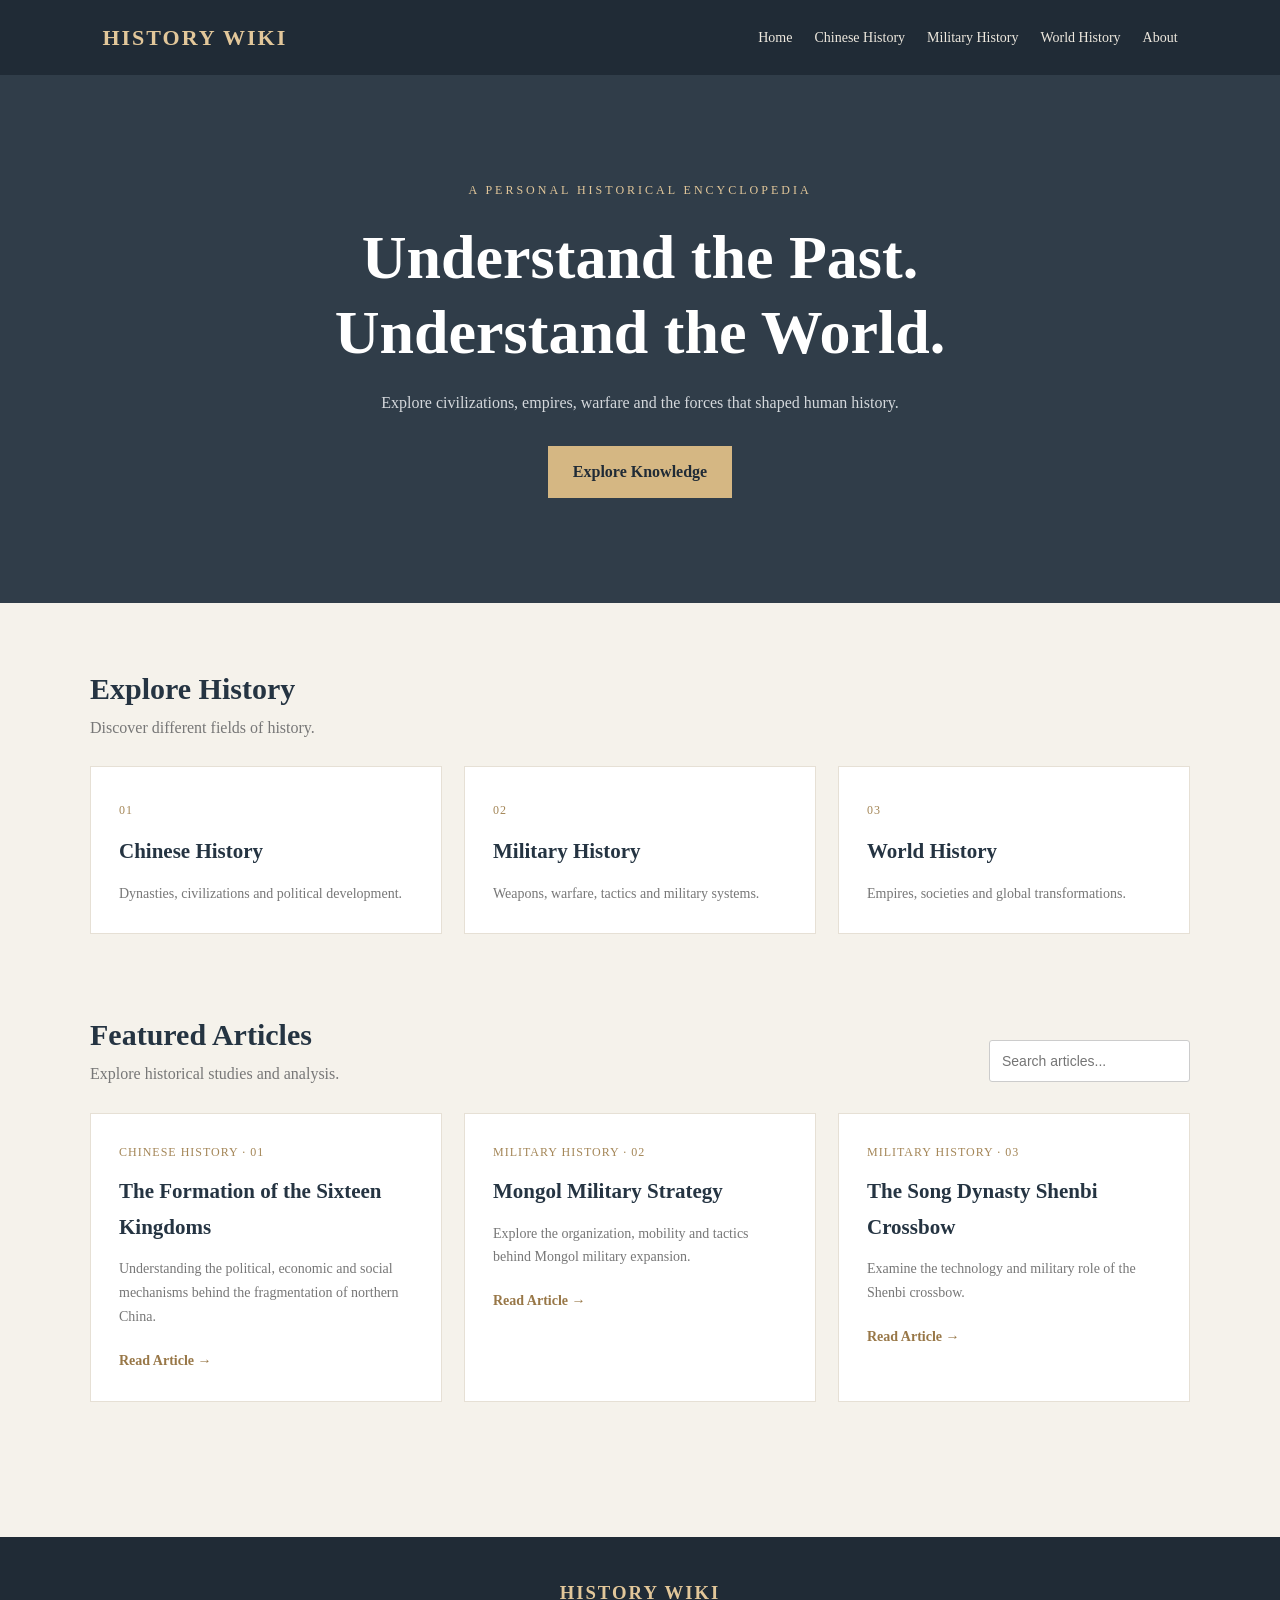
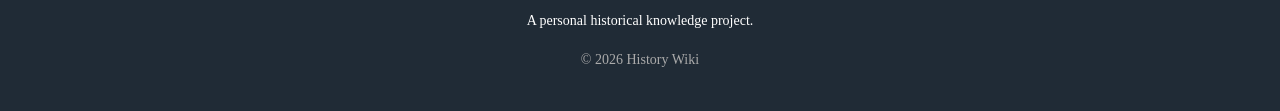
<file: index.html>
<!DOCTYPE html>
<html lang="en">
<head>
    <meta charset="UTF-8">
    <meta name="viewport" content="width=device-width, initial-scale=1.0">
    <title>History Wiki | Explore the Past</title>
    <link rel="stylesheet" href="css/style.css">
</head>
<body>

<header class="header">
    <a href="index.html" class="logo">HISTORY WIKI</a>
    <nav>
        <a href="index.html">Home</a>
        <a href="pages/chinese-history.html">Chinese History</a>
        <a href="pages/military-history.html">Military History</a>
        <a href="pages/world-history.html">World History</a>
        <a href="pages/about.html">About</a>
    </nav>
</header>

<section class="hero">
    <p class="eyebrow">A PERSONAL HISTORICAL ENCYCLOPEDIA</p>
    <h1>Understand the Past.<br>Understand the World.</h1>
    <p>Explore civilizations, empires, warfare and the forces
       that shaped human history.</p>
    <a class="hero-button" href="#explore">Explore Knowledge</a>
</section>

<main class="container" id="explore">

    <section class="section">
        <h2>Explore History</h2>
        <p class="section-desc">Discover different fields of history.</p>

        <div class="category-grid">
            <a class="category-card" href="pages/chinese-history.html">
                <span>01</span>
                <h3>Chinese History</h3>
                <p>Dynasties, civilizations and political development.</p>
            </a>

            <a class="category-card" href="pages/military-history.html">
                <span>02</span>
                <h3>Military History</h3>
                <p>Weapons, warfare, tactics and military systems.</p>
            </a>

            <a class="category-card" href="pages/world-history.html">
                <span>03</span>
                <h3>World History</h3>
                <p>Empires, societies and global transformations.</p>
            </a>
        </div>
    </section>

    <section class="section">
        <div class="section-heading">
            <div>
                <h2>Featured Articles</h2>
                <p class="section-desc">Explore historical studies and analysis.</p>
            </div>
            <input id="searchInput" type="search"
                   placeholder="Search articles...">
        </div>

        <div class="article-grid" id="articleGrid">
            <a class="article-card" href="articles/five-barbarians.html">
                <div class="article-number">CHINESE HISTORY · 01</div>
                <h3>The Formation of the Sixteen Kingdoms</h3>
                <p>Understanding the political, economic and social
                   mechanisms behind the fragmentation of northern China.</p>
                <span class="read-more">Read Article →</span>
            </a>

            <a class="article-card" href="articles/mongol-military.html">
                <div class="article-number">MILITARY HISTORY · 02</div>
                <h3>Mongol Military Strategy</h3>
                <p>Explore the organization, mobility and tactics
                   behind Mongol military expansion.</p>
                <span class="read-more">Read Article →</span>
            </a>

            <a class="article-card" href="articles/song-crossbow.html">
                <div class="article-number">MILITARY HISTORY · 03</div>
                <h3>The Song Dynasty Shenbi Crossbow</h3>
                <p>Examine the technology and military role
                   of the Shenbi crossbow.</p>
                <span class="read-more">Read Article →</span>
            </a>
        </div>
        <p id="noResults" hidden>No matching articles found.</p>
    </section>

</main>

<footer>
    <h3>HISTORY WIKI</h3>
    <p>A personal historical knowledge project.</p>
    <p class="copyright">© 2026 History Wiki</p>
</footer>

<script src="js/main.js"></script>
</body>
</html>
</file>
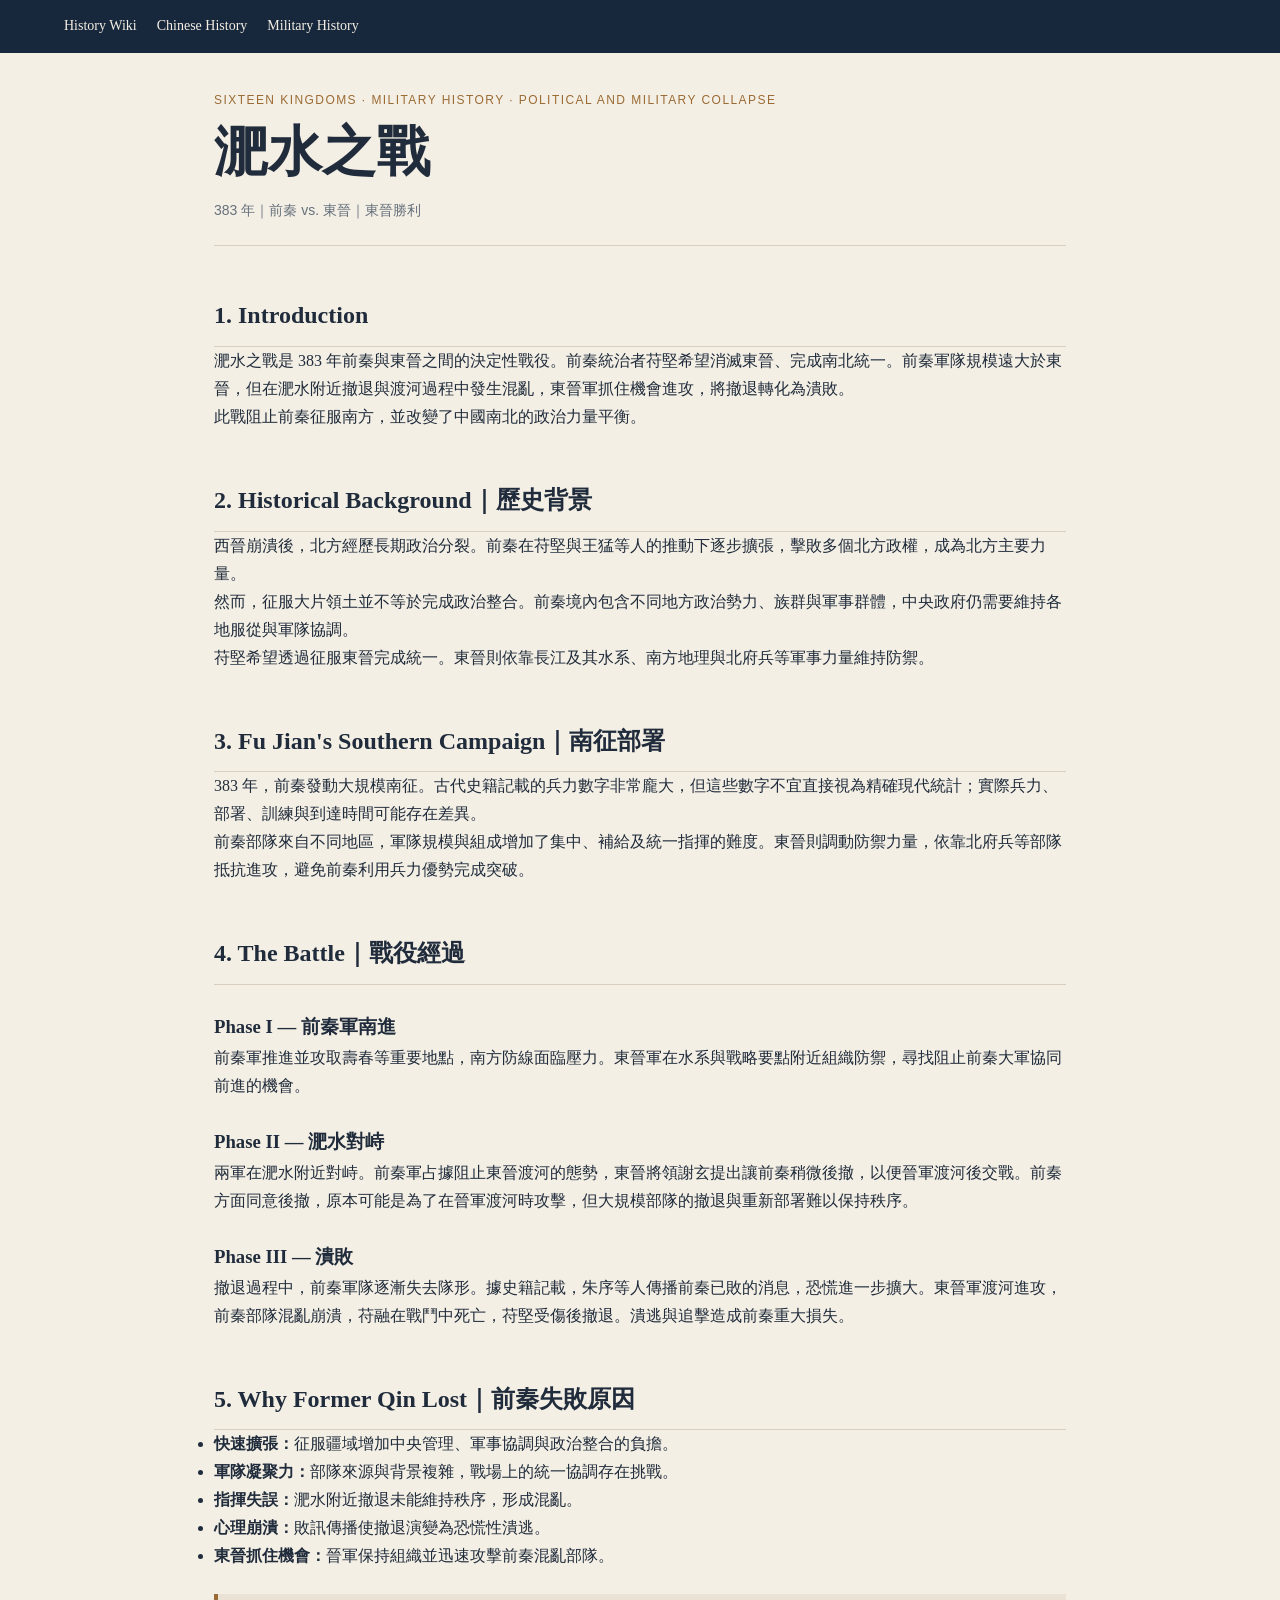
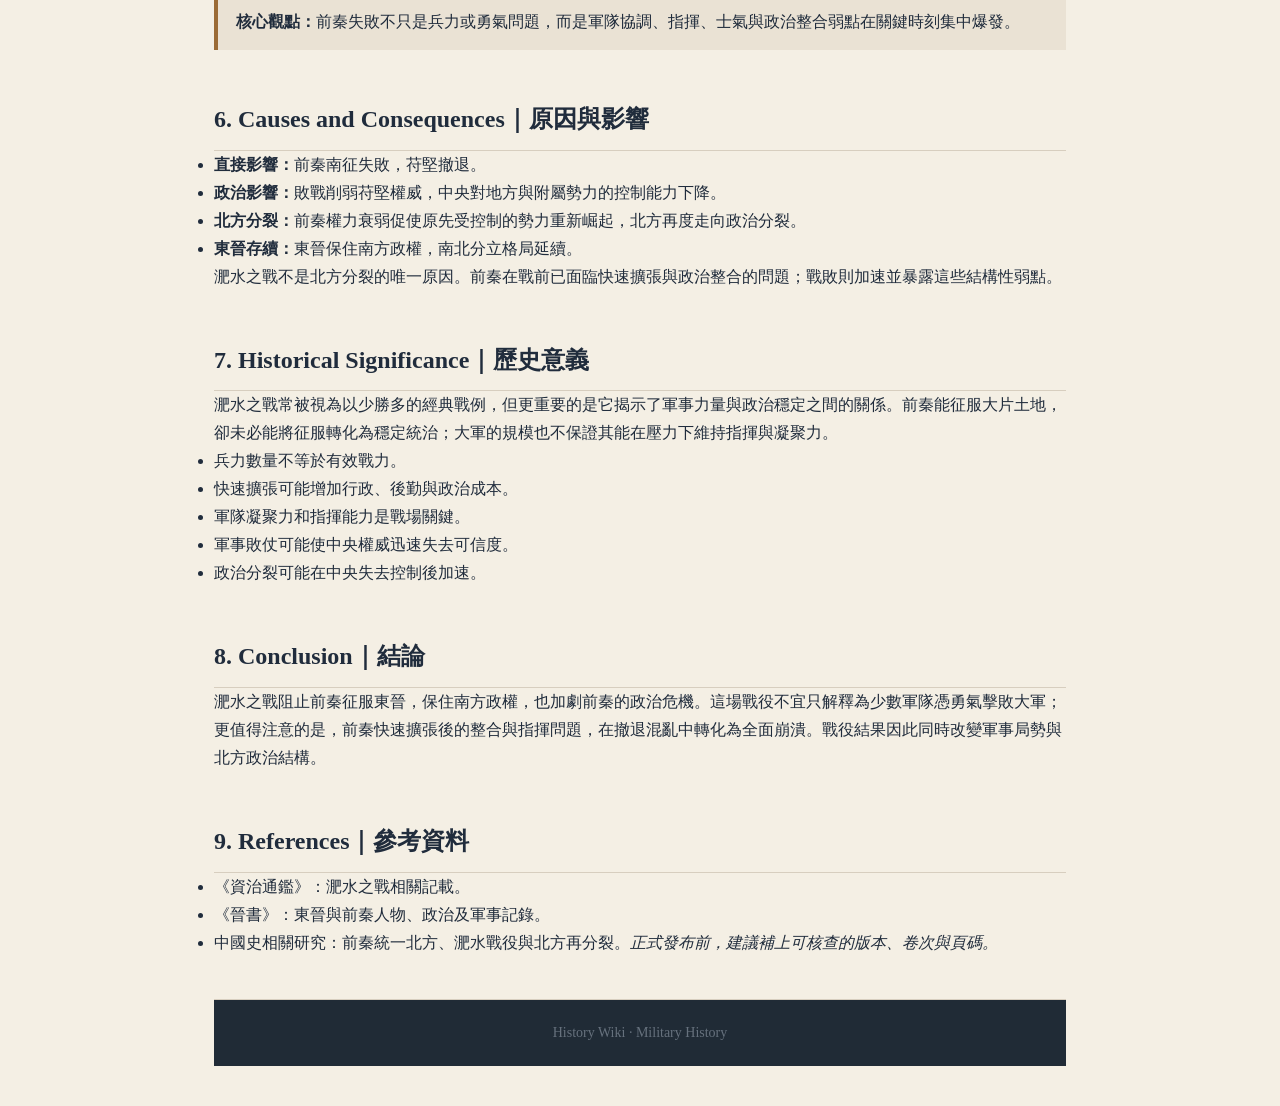
<file: articles/battle-of-feishui-383.html>
<!DOCTYPE html>
<html lang="zh-Hant">
<head>
<meta charset="UTF-8">
<meta name="viewport" content="width=device-width, initial-scale=1">
<title>淝水之戰（383）｜History Wiki</title>
<link rel="stylesheet" href="../css/style.css">
<style>
:root{--paper:#f4efe4;--ink:#202c3c;--muted:#66717d;--line:#d7cebf;--accent:#9b6b35}
body{margin:0;background:var(--paper);color:var(--ink);font:16px/1.75 Georgia,"Noto Serif TC",serif}
nav{background:#17283d;color:#f5efe4;padding:14px 5%;display:flex;gap:20px;flex-wrap:wrap}nav a{color:inherit;text-decoration:none}
main{max-width:900px;margin:40px auto;padding:0 24px}header.article-head{border-bottom:1px solid var(--line);padding-bottom:24px;margin-bottom:24px}
.kicker{color:var(--accent);text-transform:uppercase;letter-spacing:.12em;font:12px Arial,sans-serif}
h1{font-size:clamp(2rem,5vw,3.4rem);line-height:1.2;margin:.25em 0}
.meta{color:var(--muted);font:14px/1.6 Arial,sans-serif}
h2{margin-top:2em;border-bottom:1px solid var(--line);padding-bottom:.4em}
h3{margin-top:1.4em}
.callout{border-left:4px solid var(--accent);background:#eae2d4;padding:14px 18px;margin:1.5em 0}
footer{margin-top:3em;border-top:1px solid var(--line);padding:1.5em 0;color:var(--muted);font-size:14px}
a{color:#785327}
@media(max-width:600px){main{margin:24px auto;padding:0 16px}nav{gap:12px}}
</style>
</head>
<body>
<nav aria-label="Main navigation">
<a href="../index.html">History Wiki</a><a href="../pages/chinese-history.html">Chinese History</a><a href="../pages/military-history.html">Military History</a>
</nav>
<main>
<header class="article-head">
<div class="kicker">Sixteen Kingdoms · Military History · Political and Military Collapse</div>
<h1>淝水之戰</h1>
<div class="meta">383 年｜前秦 vs. 東晉｜東晉勝利</div>
</header>
<section>
<h2>1. Introduction</h2>
<p>淝水之戰是 383 年前秦與東晉之間的決定性戰役。前秦統治者苻堅希望消滅東晉、完成南北統一。前秦軍隊規模遠大於東晉，但在淝水附近撤退與渡河過程中發生混亂，東晉軍抓住機會進攻，將撤退轉化為潰敗。</p>
<p>此戰阻止前秦征服南方，並改變了中國南北的政治力量平衡。</p>
</section>
<section>
<h2>2. Historical Background｜歷史背景</h2>
<p>西晉崩潰後，北方經歷長期政治分裂。前秦在苻堅與王猛等人的推動下逐步擴張，擊敗多個北方政權，成為北方主要力量。</p>
<p>然而，征服大片領土並不等於完成政治整合。前秦境內包含不同地方政治勢力、族群與軍事群體，中央政府仍需要維持各地服從與軍隊協調。</p>
<p>苻堅希望透過征服東晉完成統一。東晉則依靠長江及其水系、南方地理與北府兵等軍事力量維持防禦。</p>
</section>
<section>
<h2>3. Fu Jian's Southern Campaign｜南征部署</h2>
<p>383 年，前秦發動大規模南征。古代史籍記載的兵力數字非常龐大，但這些數字不宜直接視為精確現代統計；實際兵力、部署、訓練與到達時間可能存在差異。</p>
<p>前秦部隊來自不同地區，軍隊規模與組成增加了集中、補給及統一指揮的難度。東晉則調動防禦力量，依靠北府兵等部隊抵抗進攻，避免前秦利用兵力優勢完成突破。</p>
</section>
<section>
<h2>4. The Battle｜戰役經過</h2>
<h3>Phase I — 前秦軍南進</h3>
<p>前秦軍推進並攻取壽春等重要地點，南方防線面臨壓力。東晉軍在水系與戰略要點附近組織防禦，尋找阻止前秦大軍協同前進的機會。</p>
<h3>Phase II — 淝水對峙</h3>
<p>兩軍在淝水附近對峙。前秦軍占據阻止東晉渡河的態勢，東晉將領謝玄提出讓前秦稍微後撤，以便晉軍渡河後交戰。前秦方面同意後撤，原本可能是為了在晉軍渡河時攻擊，但大規模部隊的撤退與重新部署難以保持秩序。</p>
<h3>Phase III — 潰敗</h3>
<p>撤退過程中，前秦軍隊逐漸失去隊形。據史籍記載，朱序等人傳播前秦已敗的消息，恐慌進一步擴大。東晉軍渡河進攻，前秦部隊混亂崩潰，苻融在戰鬥中死亡，苻堅受傷後撤退。潰逃與追擊造成前秦重大損失。</p>
</section>
<section>
<h2>5. Why Former Qin Lost｜前秦失敗原因</h2>
<ul>
<li><strong>快速擴張：</strong>征服疆域增加中央管理、軍事協調與政治整合的負擔。</li>
<li><strong>軍隊凝聚力：</strong>部隊來源與背景複雜，戰場上的統一協調存在挑戰。</li>
<li><strong>指揮失誤：</strong>淝水附近撤退未能維持秩序，形成混亂。</li>
<li><strong>心理崩潰：</strong>敗訊傳播使撤退演變為恐慌性潰逃。</li>
<li><strong>東晉抓住機會：</strong>晉軍保持組織並迅速攻擊前秦混亂部隊。</li>
</ul>
<div class="callout"><strong>核心觀點：</strong>前秦失敗不只是兵力或勇氣問題，而是軍隊協調、指揮、士氣與政治整合弱點在關鍵時刻集中爆發。</div>
</section>
<section>
<h2>6. Causes and Consequences｜原因與影響</h2>
<ul>
<li><strong>直接影響：</strong>前秦南征失敗，苻堅撤退。</li>
<li><strong>政治影響：</strong>敗戰削弱苻堅權威，中央對地方與附屬勢力的控制能力下降。</li>
<li><strong>北方分裂：</strong>前秦權力衰弱促使原先受控制的勢力重新崛起，北方再度走向政治分裂。</li>
<li><strong>東晉存續：</strong>東晉保住南方政權，南北分立格局延續。</li>
</ul>
<p>淝水之戰不是北方分裂的唯一原因。前秦在戰前已面臨快速擴張與政治整合的問題；戰敗則加速並暴露這些結構性弱點。</p>
</section>
<section>
<h2>7. Historical Significance｜歷史意義</h2>
<p>淝水之戰常被視為以少勝多的經典戰例，但更重要的是它揭示了軍事力量與政治穩定之間的關係。前秦能征服大片土地，卻未必能將征服轉化為穩定統治；大軍的規模也不保證其能在壓力下維持指揮與凝聚力。</p>
<ul>
<li>兵力數量不等於有效戰力。</li>
<li>快速擴張可能增加行政、後勤與政治成本。</li>
<li>軍隊凝聚力和指揮能力是戰場關鍵。</li>
<li>軍事敗仗可能使中央權威迅速失去可信度。</li>
<li>政治分裂可能在中央失去控制後加速。</li>
</ul>
</section>
<section>
<h2>8. Conclusion｜結論</h2>
<p>淝水之戰阻止前秦征服東晉，保住南方政權，也加劇前秦的政治危機。這場戰役不宜只解釋為少數軍隊憑勇氣擊敗大軍；更值得注意的是，前秦快速擴張後的整合與指揮問題，在撤退混亂中轉化為全面崩潰。戰役結果因此同時改變軍事局勢與北方政治結構。</p>
</section>
<section>
<h2>9. References｜參考資料</h2>
<ul>
<li>《資治通鑑》：淝水之戰相關記載。</li>
<li>《晉書》：東晉與前秦人物、政治及軍事記錄。</li>
<li>中國史相關研究：前秦統一北方、淝水戰役與北方再分裂。<em>正式發布前，建議補上可核查的版本、卷次與頁碼。</em></li>
</ul>
</section>
<footer>History Wiki · Military History</footer>
</main>
</body>
</html>
</file>
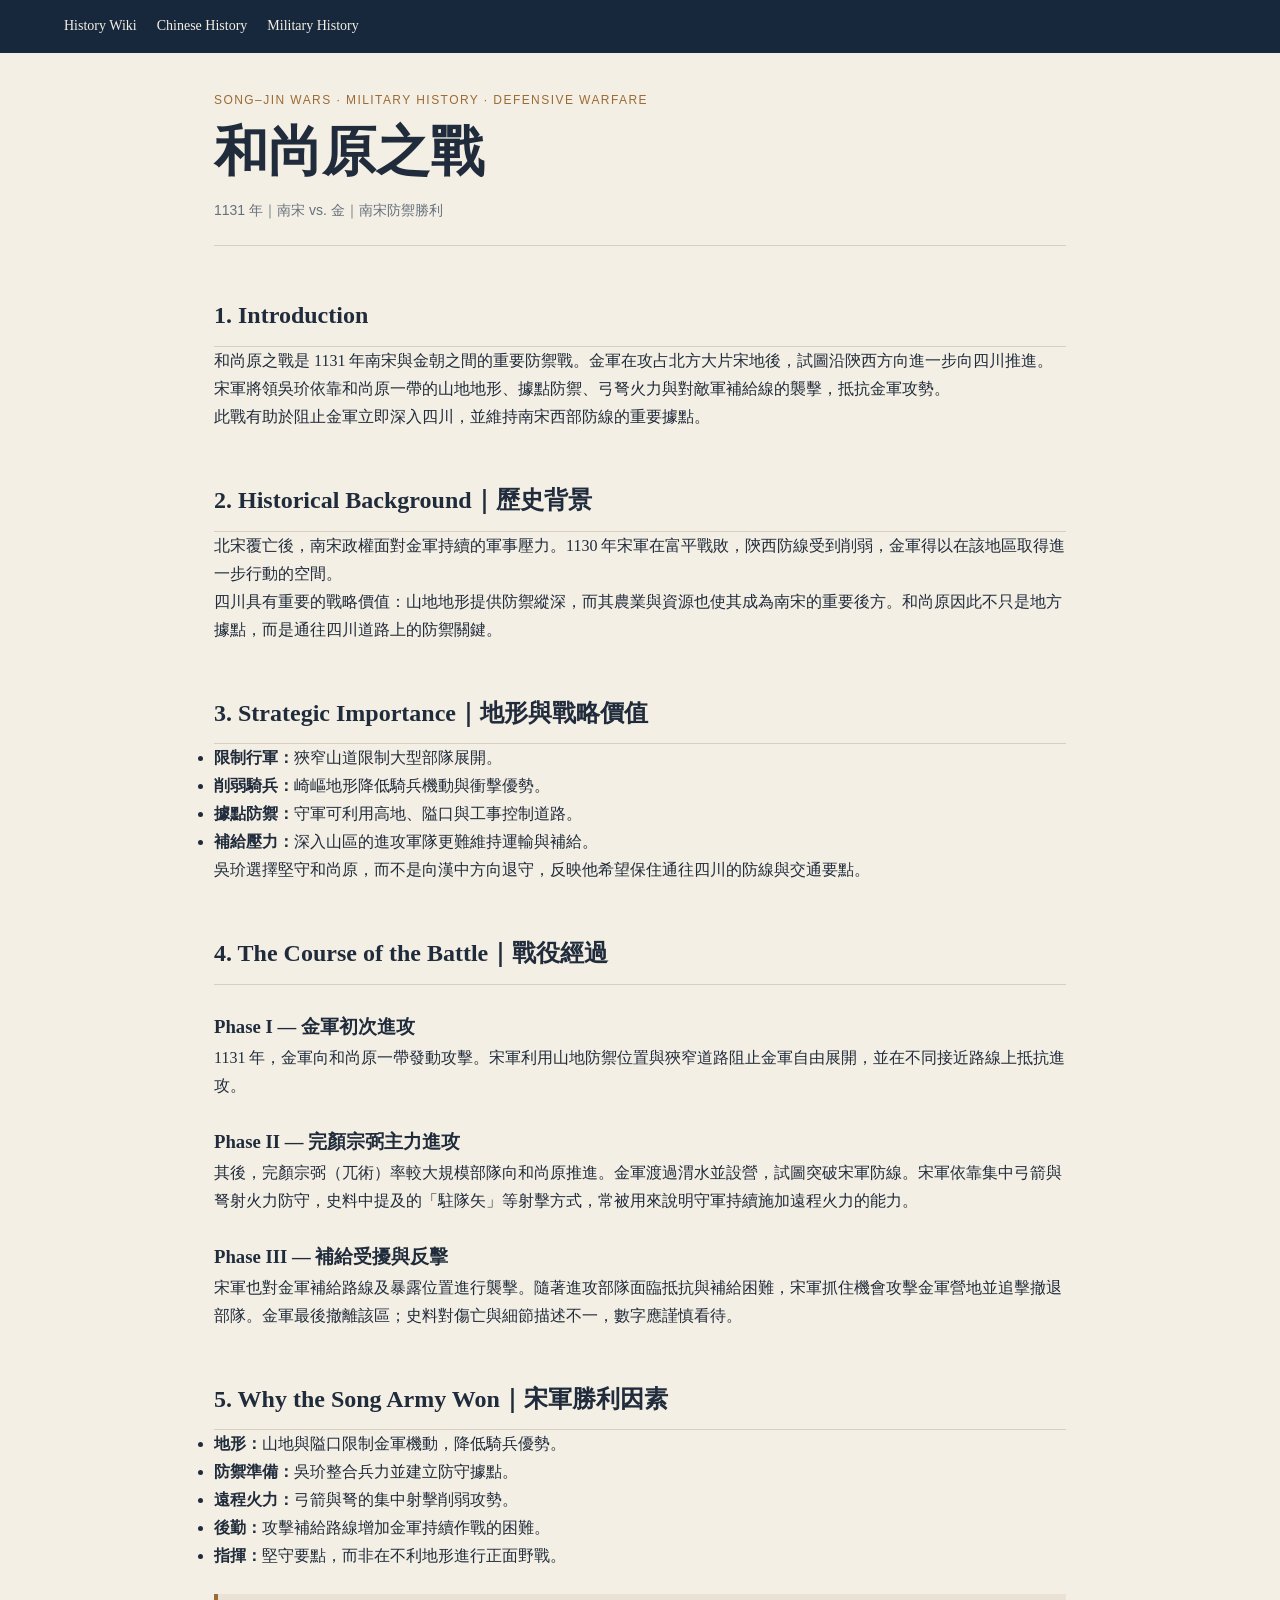
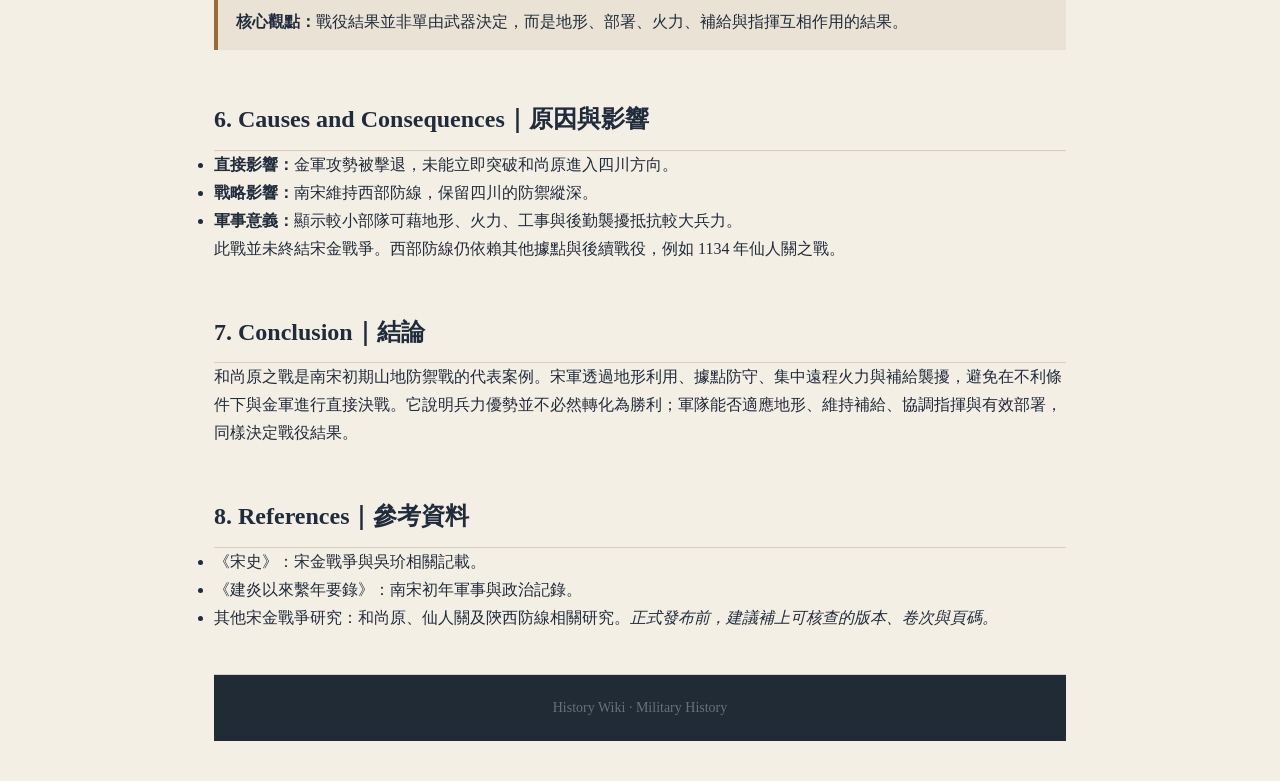
<file: articles/battle-of-heshangyuan-1131.html>
<!DOCTYPE html>
<html lang="zh-Hant">
<head>
<meta charset="UTF-8">
<meta name="viewport" content="width=device-width, initial-scale=1">
<title>和尚原之戰（1131）｜History Wiki</title>
<link rel="stylesheet" href="../css/style.css">
<style>
:root{--paper:#f4efe4;--ink:#202c3c;--muted:#66717d;--line:#d7cebf;--accent:#9b6b35}
body{margin:0;background:var(--paper);color:var(--ink);font:16px/1.75 Georgia,"Noto Serif TC",serif}
nav{background:#17283d;color:#f5efe4;padding:14px 5%;display:flex;gap:20px;flex-wrap:wrap}nav a{color:inherit;text-decoration:none}
main{max-width:900px;margin:40px auto;padding:0 24px}header.article-head{border-bottom:1px solid var(--line);padding-bottom:24px;margin-bottom:24px}
.kicker{color:var(--accent);text-transform:uppercase;letter-spacing:.12em;font:12px Arial,sans-serif}
h1{font-size:clamp(2rem,5vw,3.4rem);line-height:1.2;margin:.25em 0}
.meta{color:var(--muted);font:14px/1.6 Arial,sans-serif}
h2{margin-top:2em;border-bottom:1px solid var(--line);padding-bottom:.4em}
h3{margin-top:1.4em}
.callout{border-left:4px solid var(--accent);background:#eae2d4;padding:14px 18px;margin:1.5em 0}
footer{margin-top:3em;border-top:1px solid var(--line);padding:1.5em 0;color:var(--muted);font-size:14px}
a{color:#785327}
@media(max-width:600px){main{margin:24px auto;padding:0 16px}nav{gap:12px}}
</style>
</head>
<body>
<nav aria-label="Main navigation">
<a href="../index.html">History Wiki</a><a href="../pages/chinese-history.html">Chinese History</a><a href="../pages/military-history.html">Military History</a>
</nav>
<main>
<header class="article-head">
<div class="kicker">Song–Jin Wars · Military History · Defensive Warfare</div>
<h1>和尚原之戰</h1>
<div class="meta">1131 年｜南宋 vs. 金｜南宋防禦勝利</div>
</header>
<section>
<h2>1. Introduction</h2>
<p>和尚原之戰是 1131 年南宋與金朝之間的重要防禦戰。金軍在攻占北方大片宋地後，試圖沿陝西方向進一步向四川推進。宋軍將領吳玠依靠和尚原一帶的山地地形、據點防禦、弓弩火力與對敵軍補給線的襲擊，抵抗金軍攻勢。</p>
<p>此戰有助於阻止金軍立即深入四川，並維持南宋西部防線的重要據點。</p>
</section>
<section>
<h2>2. Historical Background｜歷史背景</h2>
<p>北宋覆亡後，南宋政權面對金軍持續的軍事壓力。1130 年宋軍在富平戰敗，陝西防線受到削弱，金軍得以在該地區取得進一步行動的空間。</p>
<p>四川具有重要的戰略價值：山地地形提供防禦縱深，而其農業與資源也使其成為南宋的重要後方。和尚原因此不只是地方據點，而是通往四川道路上的防禦關鍵。</p>
</section>
<section>
<h2>3. Strategic Importance｜地形與戰略價值</h2>
<ul>
<li><strong>限制行軍：</strong>狹窄山道限制大型部隊展開。</li>
<li><strong>削弱騎兵：</strong>崎嶇地形降低騎兵機動與衝擊優勢。</li>
<li><strong>據點防禦：</strong>守軍可利用高地、隘口與工事控制道路。</li>
<li><strong>補給壓力：</strong>深入山區的進攻軍隊更難維持運輸與補給。</li>
</ul>
<p>吳玠選擇堅守和尚原，而不是向漢中方向退守，反映他希望保住通往四川的防線與交通要點。</p>
</section>
<section>
<h2>4. The Course of the Battle｜戰役經過</h2>
<h3>Phase I — 金軍初次進攻</h3>
<p>1131 年，金軍向和尚原一帶發動攻擊。宋軍利用山地防禦位置與狹窄道路阻止金軍自由展開，並在不同接近路線上抵抗進攻。</p>
<h3>Phase II — 完顏宗弼主力進攻</h3>
<p>其後，完顏宗弼（兀術）率較大規模部隊向和尚原推進。金軍渡過渭水並設營，試圖突破宋軍防線。宋軍依靠集中弓箭與弩射火力防守，史料中提及的「駐隊矢」等射擊方式，常被用來說明守軍持續施加遠程火力的能力。</p>
<h3>Phase III — 補給受擾與反擊</h3>
<p>宋軍也對金軍補給路線及暴露位置進行襲擊。隨著進攻部隊面臨抵抗與補給困難，宋軍抓住機會攻擊金軍營地並追擊撤退部隊。金軍最後撤離該區；史料對傷亡與細節描述不一，數字應謹慎看待。</p>
</section>
<section>
<h2>5. Why the Song Army Won｜宋軍勝利因素</h2>
<ul>
<li><strong>地形：</strong>山地與隘口限制金軍機動，降低騎兵優勢。</li>
<li><strong>防禦準備：</strong>吳玠整合兵力並建立防守據點。</li>
<li><strong>遠程火力：</strong>弓箭與弩的集中射擊削弱攻勢。</li>
<li><strong>後勤：</strong>攻擊補給路線增加金軍持續作戰的困難。</li>
<li><strong>指揮：</strong>堅守要點，而非在不利地形進行正面野戰。</li>
</ul>
<div class="callout"><strong>核心觀點：</strong>戰役結果並非單由武器決定，而是地形、部署、火力、補給與指揮互相作用的結果。</div>
</section>
<section>
<h2>6. Causes and Consequences｜原因與影響</h2>
<ul>
<li><strong>直接影響：</strong>金軍攻勢被擊退，未能立即突破和尚原進入四川方向。</li>
<li><strong>戰略影響：</strong>南宋維持西部防線，保留四川的防禦縱深。</li>
<li><strong>軍事意義：</strong>顯示較小部隊可藉地形、火力、工事與後勤襲擾抵抗較大兵力。</li>
</ul>
<p>此戰並未終結宋金戰爭。西部防線仍依賴其他據點與後續戰役，例如 1134 年仙人關之戰。</p>
</section>
<section>
<h2>7. Conclusion｜結論</h2>
<p>和尚原之戰是南宋初期山地防禦戰的代表案例。宋軍透過地形利用、據點防守、集中遠程火力與補給襲擾，避免在不利條件下與金軍進行直接決戰。它說明兵力優勢並不必然轉化為勝利；軍隊能否適應地形、維持補給、協調指揮與有效部署，同樣決定戰役結果。</p>
</section>
<section>
<h2>8. References｜參考資料</h2>
<ul>
<li>《宋史》：宋金戰爭與吳玠相關記載。</li>
<li>《建炎以來繫年要錄》：南宋初年軍事與政治記錄。</li>
<li>其他宋金戰爭研究：和尚原、仙人關及陝西防線相關研究。<em>正式發布前，建議補上可核查的版本、卷次與頁碼。</em></li>
</ul>
</section>
<footer>History Wiki · Military History</footer>
</main>
</body>
</html>
</file>
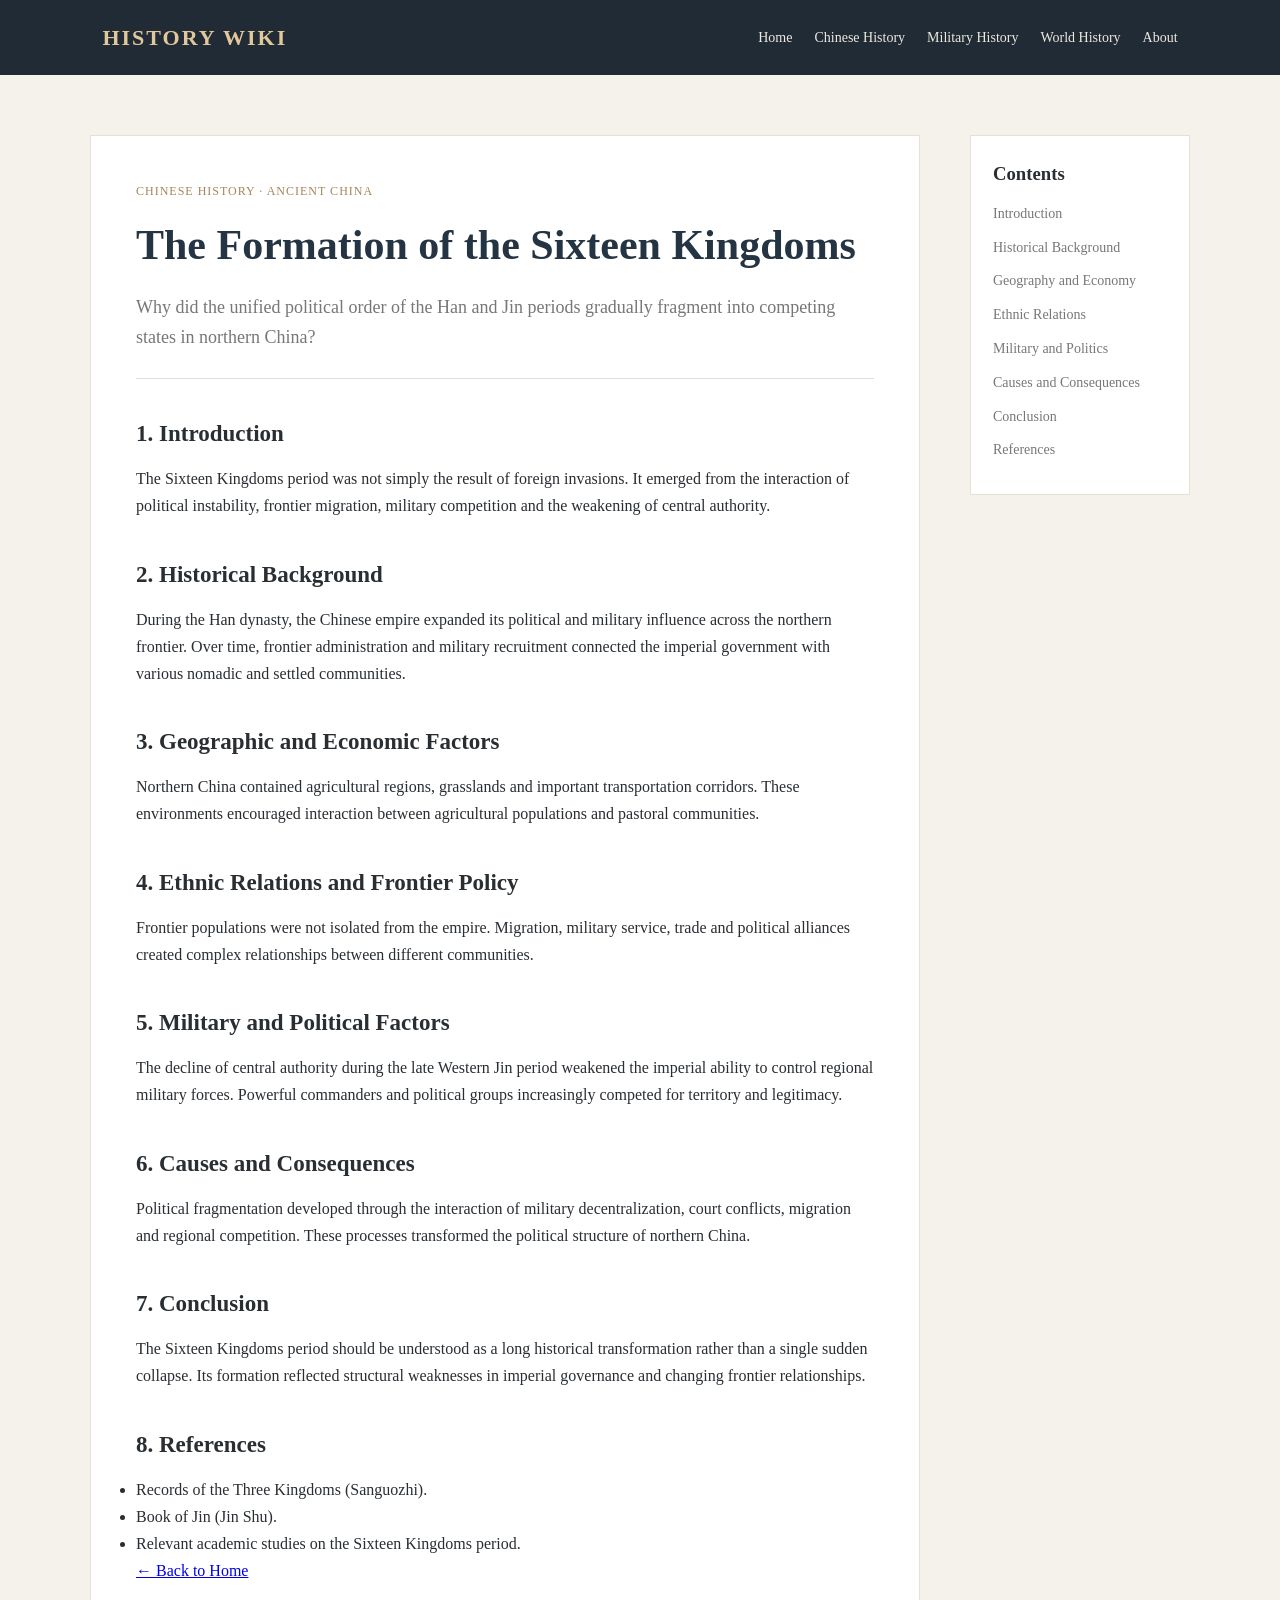
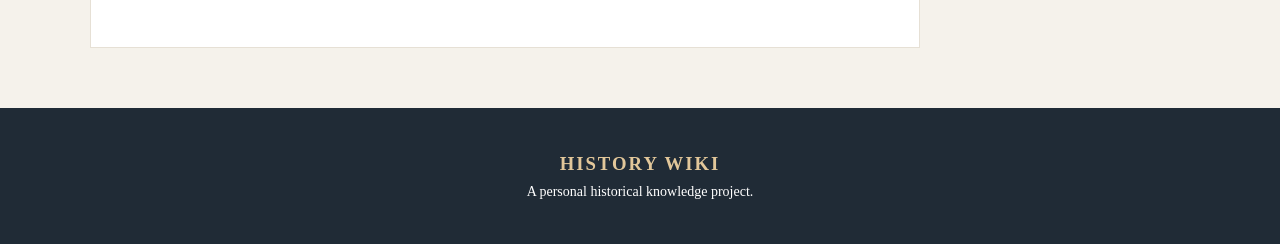
<file: articles/five-barbarians.html>
<!DOCTYPE html>
<html lang="en">
<head>
    <meta charset="UTF-8">
    <meta name="viewport" content="width=device-width, initial-scale=1.0">
    <title>The Formation of the Sixteen Kingdoms | History Wiki</title>
    <link rel="stylesheet" href="../css/style.css">
</head>
<body>

<header class="header">
    <a href="../index.html" class="logo">HISTORY WIKI</a>
    <nav>
        <a href="../index.html">Home</a>
        <a href="../pages/chinese-history.html">Chinese History</a>
        <a href="../pages/military-history.html">Military History</a>
        <a href="../pages/world-history.html">World History</a>
        <a href="../pages/about.html">About</a>
    </nav>
</header>

<main class="container article-layout">

    <article class="article-content">
        <p class="article-number">CHINESE HISTORY · ANCIENT CHINA</p>

        <h1>The Formation of the Sixteen Kingdoms</h1>

        <p class="article-intro">
            Why did the unified political order of the Han and Jin
            periods gradually fragment into competing states in
            northern China?
        </p>

        <hr>

        <h2 id="introduction">1. Introduction</h2>
        <p>
            The Sixteen Kingdoms period was not simply the result
            of foreign invasions. It emerged from the interaction
            of political instability, frontier migration, military
            competition and the weakening of central authority.
        </p>

        <h2 id="background">2. Historical Background</h2>
        <p>
            During the Han dynasty, the Chinese empire expanded
            its political and military influence across the northern
            frontier. Over time, frontier administration and
            military recruitment connected the imperial government
            with various nomadic and settled communities.
        </p>

        <h2 id="geography">3. Geographic and Economic Factors</h2>
        <p>
            Northern China contained agricultural regions,
            grasslands and important transportation corridors.
            These environments encouraged interaction between
            agricultural populations and pastoral communities.
        </p>

        <h2 id="ethnic">4. Ethnic Relations and Frontier Policy</h2>
        <p>
            Frontier populations were not isolated from the empire.
            Migration, military service, trade and political
            alliances created complex relationships between
            different communities.
        </p>

        <h2 id="military">5. Military and Political Factors</h2>
        <p>
            The decline of central authority during the late
            Western Jin period weakened the imperial ability
            to control regional military forces. Powerful
            commanders and political groups increasingly
            competed for territory and legitimacy.
        </p>

        <h2 id="consequences">6. Causes and Consequences</h2>
        <p>
            Political fragmentation developed through the
            interaction of military decentralization, court
            conflicts, migration and regional competition.
            These processes transformed the political structure
            of northern China.
        </p>

        <h2 id="conclusion">7. Conclusion</h2>
        <p>
            The Sixteen Kingdoms period should be understood
            as a long historical transformation rather than
            a single sudden collapse. Its formation reflected
            structural weaknesses in imperial governance
            and changing frontier relationships.
        </p>

        <h2 id="references">8. References</h2>
        <ul>
            <li>Records of the Three Kingdoms (Sanguozhi).</li>
            <li>Book of Jin (Jin Shu).</li>
            <li>Relevant academic studies on the Sixteen Kingdoms period.</li>
        </ul>

        <p><a href="../index.html">← Back to Home</a></p>
    </article>

    <aside class="article-toc">
        <h3>Contents</h3>
        <a href="#introduction">Introduction</a>
        <a href="#background">Historical Background</a>
        <a href="#geography">Geography and Economy</a>
        <a href="#ethnic">Ethnic Relations</a>
        <a href="#military">Military and Politics</a>
        <a href="#consequences">Causes and Consequences</a>
        <a href="#conclusion">Conclusion</a>
        <a href="#references">References</a>
    </aside>

</main>

<footer>
    <h3>HISTORY WIKI</h3>
    <p>A personal historical knowledge project.</p>
</footer>

</body>
</html>
</file>
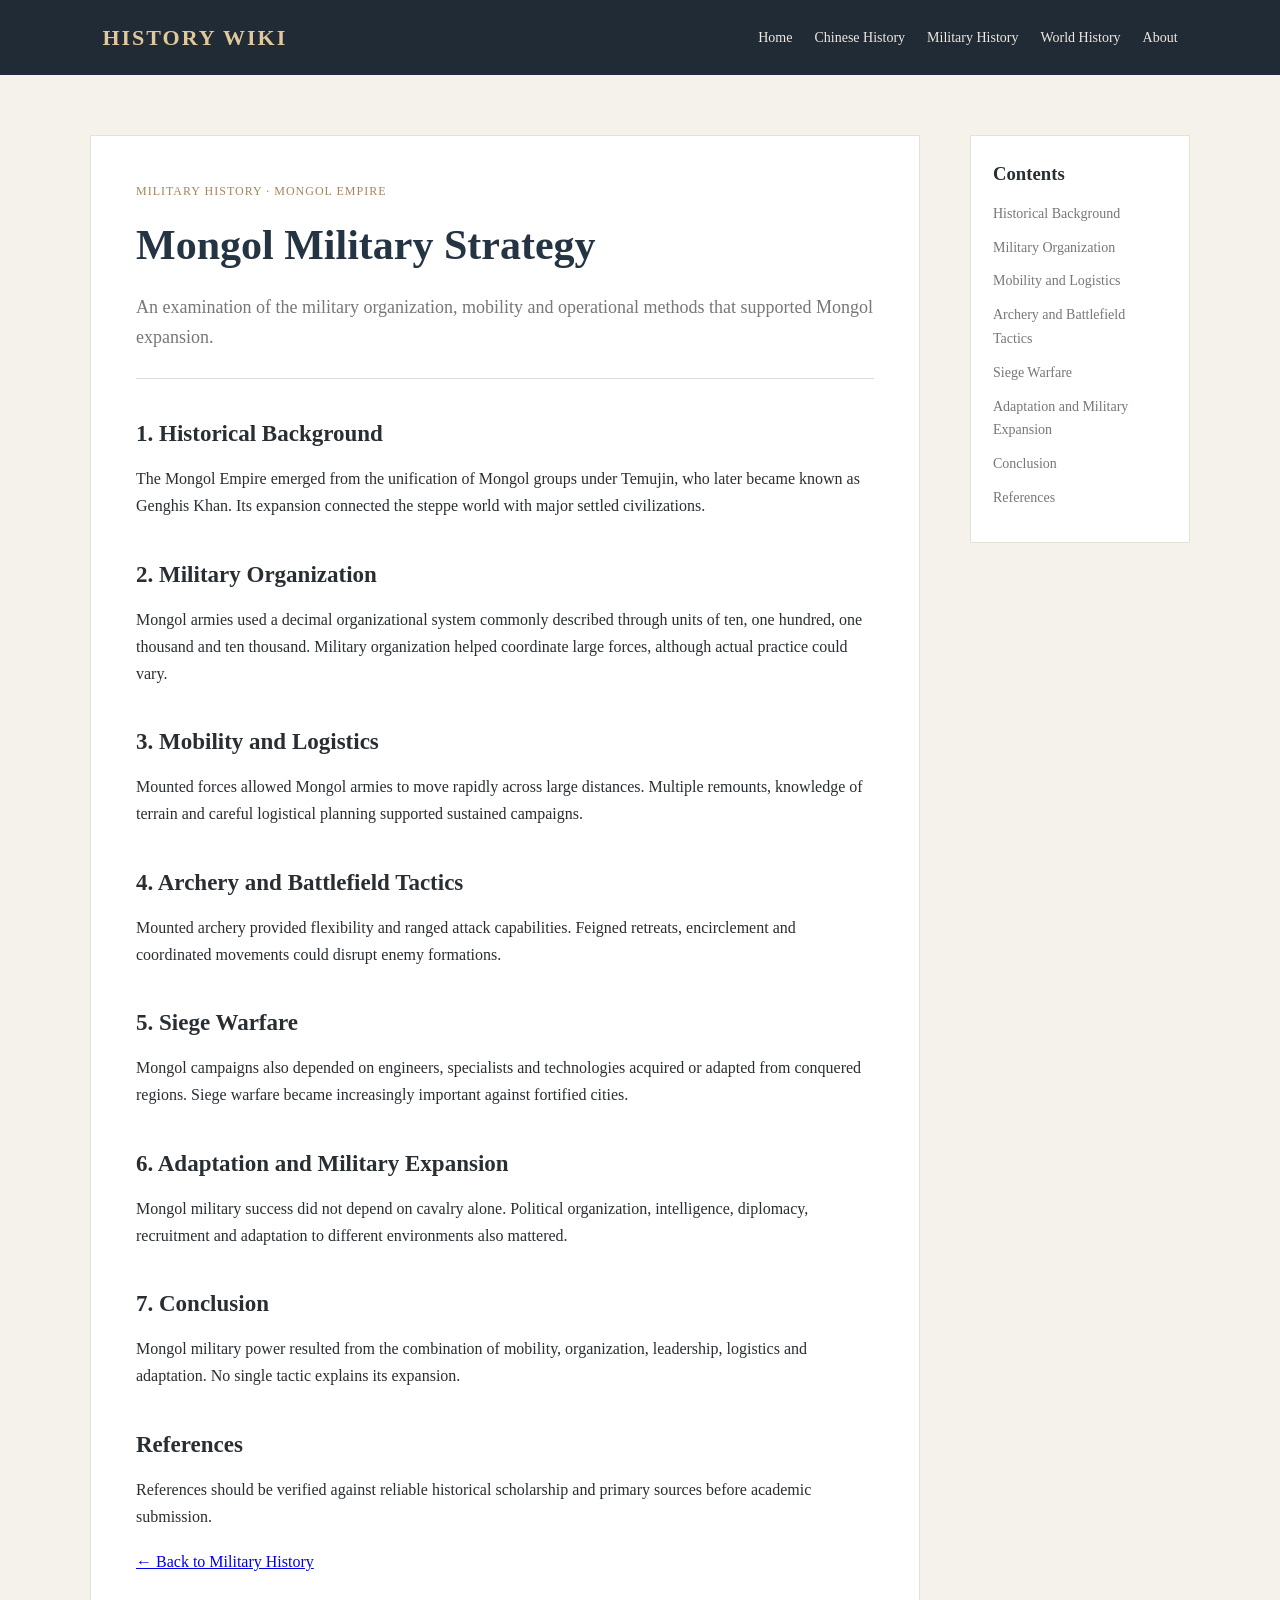
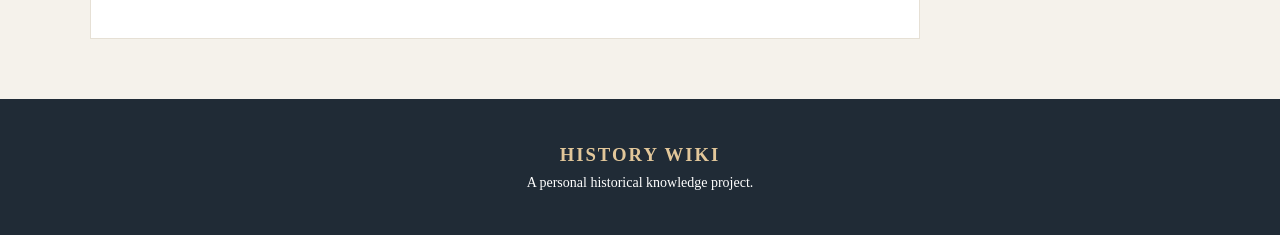
<file: articles/mongol-military.html>
<!DOCTYPE html>
<html lang="en">
<head>
<meta charset="UTF-8">
<meta name="viewport" content="width=device-width, initial-scale=1.0">
<title>Mongol Military Strategy | History Wiki</title>
<link rel="stylesheet" href="../css/style.css">
</head>
<body>

<header class="header">
    <a href="../index.html" class="logo">HISTORY WIKI</a>
    <nav>
        <a href="../index.html">Home</a>
        <a href="../pages/chinese-history.html">Chinese History</a>
        <a href="../pages/military-history.html">Military History</a>
        <a href="../pages/world-history.html">World History</a>
        <a href="../pages/about.html">About</a>
    </nav>
</header>

<main class="container article-layout">

<article class="article-content">
    <p class="article-number">MILITARY HISTORY · MONGOL EMPIRE</p>
    <h1>Mongol Military Strategy</h1>
    <p class="article-intro">An examination of the military organization, mobility and operational methods that supported Mongol expansion.</p>
    <hr>
    
        <h2 id="section-1">1. Historical Background</h2>
        <p>The Mongol Empire emerged from the unification of Mongol groups under Temujin, who later became known as Genghis Khan. Its expansion connected the steppe world with major settled civilizations.</p>
        
        <h2 id="section-2">2. Military Organization</h2>
        <p>Mongol armies used a decimal organizational system commonly described through units of ten, one hundred, one thousand and ten thousand. Military organization helped coordinate large forces, although actual practice could vary.</p>
        
        <h2 id="section-3">3. Mobility and Logistics</h2>
        <p>Mounted forces allowed Mongol armies to move rapidly across large distances. Multiple remounts, knowledge of terrain and careful logistical planning supported sustained campaigns.</p>
        
        <h2 id="section-4">4. Archery and Battlefield Tactics</h2>
        <p>Mounted archery provided flexibility and ranged attack capabilities. Feigned retreats, encirclement and coordinated movements could disrupt enemy formations.</p>
        
        <h2 id="section-5">5. Siege Warfare</h2>
        <p>Mongol campaigns also depended on engineers, specialists and technologies acquired or adapted from conquered regions. Siege warfare became increasingly important against fortified cities.</p>
        
        <h2 id="section-6">6. Adaptation and Military Expansion</h2>
        <p>Mongol military success did not depend on cavalry alone. Political organization, intelligence, diplomacy, recruitment and adaptation to different environments also mattered.</p>
        
        <h2 id="section-7">7. Conclusion</h2>
        <p>Mongol military power resulted from the combination of mobility, organization, leadership, logistics and adaptation. No single tactic explains its expansion.</p>
        

    <h2 id="references">References</h2>
    <p>References should be verified against reliable historical
    scholarship and primary sources before academic submission.</p>

    <p><a href="../pages/military-history.html">← Back to Military History</a></p>
</article>

<aside class="article-toc">
    <h3>Contents</h3>
    <a href="#section-1">Historical Background</a>
<a href="#section-2">Military Organization</a>
<a href="#section-3">Mobility and Logistics</a>
<a href="#section-4">Archery and Battlefield Tactics</a>
<a href="#section-5">Siege Warfare</a>
<a href="#section-6">Adaptation and Military Expansion</a>
<a href="#section-7">Conclusion</a>

    <a href="#references">References</a>
</aside>

</main>

<footer>
    <h3>HISTORY WIKI</h3>
    <p>A personal historical knowledge project.</p>
</footer>

</body>
</html>
</file>
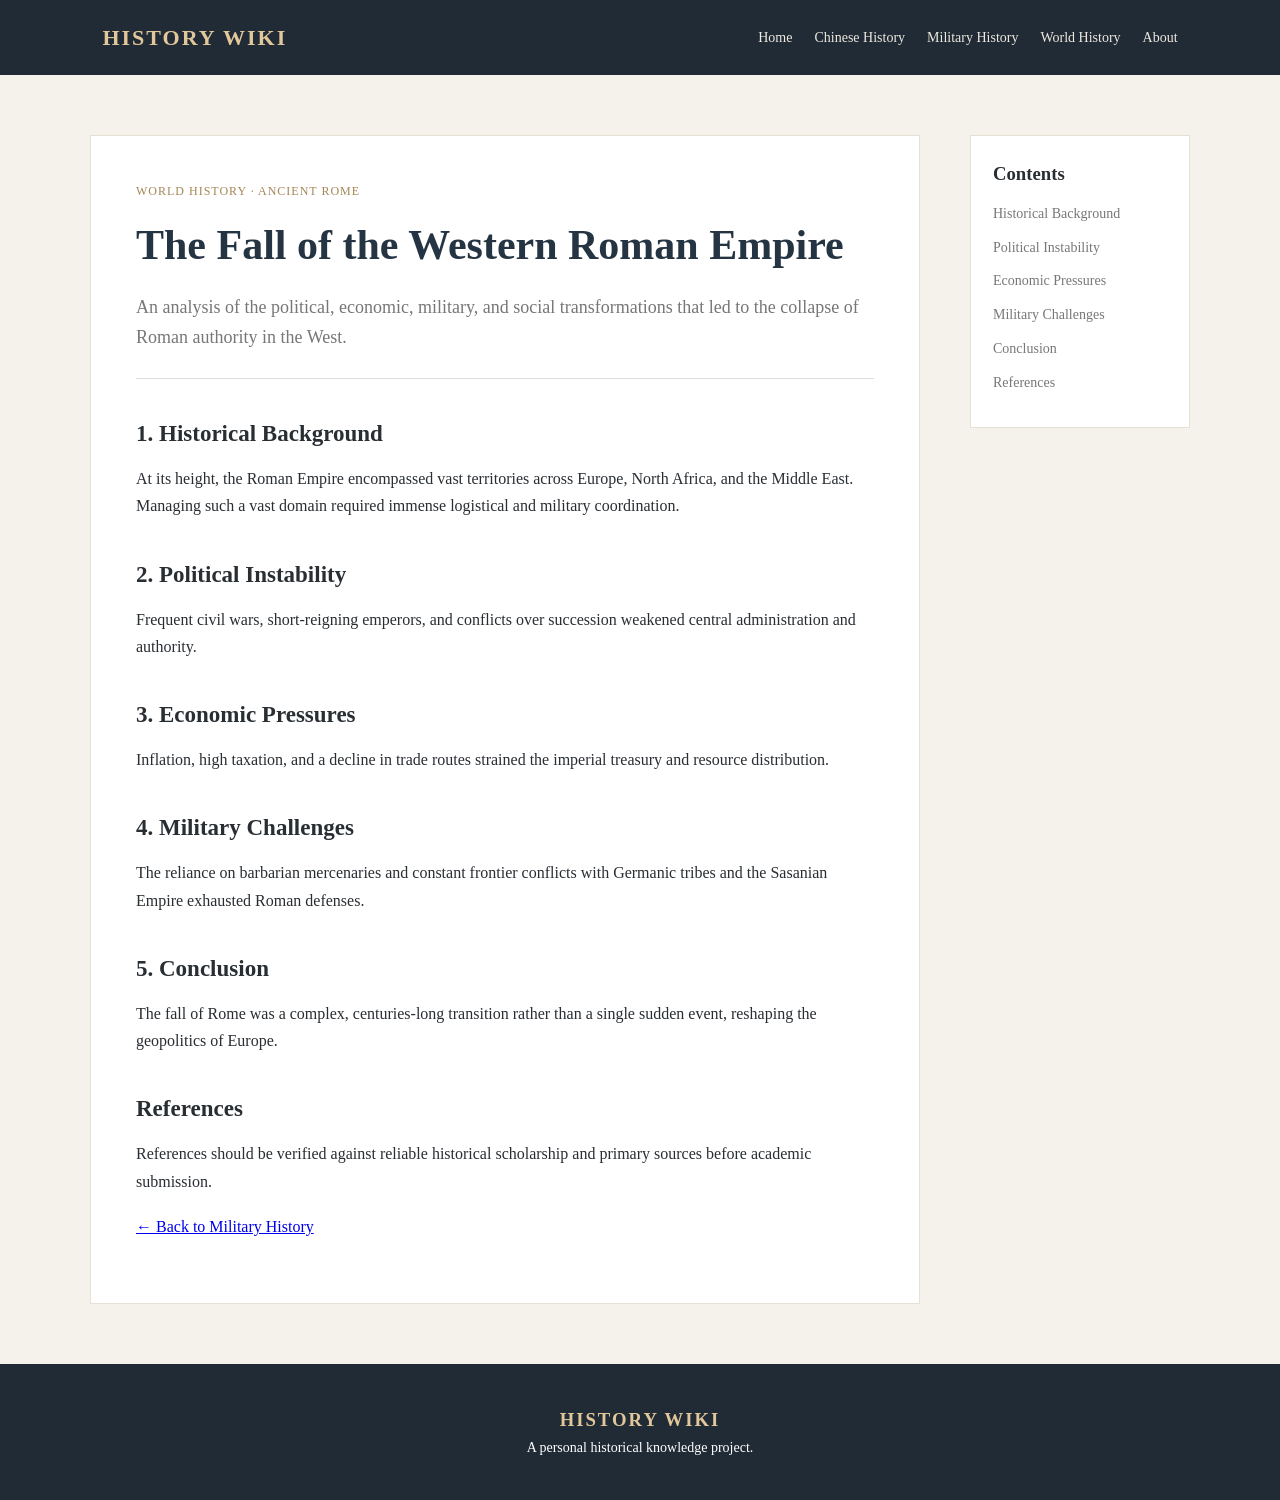
<file: articles/roman-fall.html>
<!DOCTYPE html>
<html lang="en">
<head>
<meta charset="UTF-8">
<meta name="viewport" content="width=device-width, initial-scale=1.0">
<title>The Fall of the Western Roman Empire | History Wiki</title>
<link rel="stylesheet" href="../css/style.css">
</head>
<body>

<header class="header">
    <a href="../index.html" class="logo">HISTORY WIKI</a>
    <nav>
        <a href="../index.html">Home</a>
        <a href="../pages/chinese-history.html">Chinese History</a>
        <a href="../pages/military-history.html">Military History</a>
        <a href="../pages/world-history.html">World History</a>
        <a href="../pages/about.html">About</a>
    </nav>
</header>

<main class="container article-layout">

<article class="article-content">
    <p class="article-number">WORLD HISTORY · ANCIENT ROME</p>
    <h1>The Fall of the Western Roman Empire</h1>
    <p class="article-intro">An analysis of the political, economic, military, and social transformations that led to the collapse of Roman authority in the West.</p>
    <hr>
    
        <h2 id="section-1">1. Historical Background</h2>
        <p>At its height, the Roman Empire encompassed vast territories across Europe, North Africa, and the Middle East. Managing such a vast domain required immense logistical and military coordination.</p>
        
        <h2 id="section-2">2. Political Instability</h2>
        <p>Frequent civil wars, short-reigning emperors, and conflicts over succession weakened central administration and authority.</p>
        
        <h2 id="section-3">3. Economic Pressures</h2>
        <p>Inflation, high taxation, and a decline in trade routes strained the imperial treasury and resource distribution.</p>
        
        <h2 id="section-4">4. Military Challenges</h2>
        <p>The reliance on barbarian mercenaries and constant frontier conflicts with Germanic tribes and the Sasanian Empire exhausted Roman defenses.</p>
        
        <h2 id="section-5">5. Conclusion</h2>
        <p>The fall of Rome was a complex, centuries-long transition rather than a single sudden event, reshaping the geopolitics of Europe.</p>
        

    <h2 id="references">References</h2>
    <p>References should be verified against reliable historical
    scholarship and primary sources before academic submission.</p>

    <p><a href="../pages/military-history.html">← Back to Military History</a></p>
</article>

<aside class="article-toc">
    <h3>Contents</h3>
    <a href="#section-1">Historical Background</a>
<a href="#section-2">Political Instability</a>
<a href="#section-3">Economic Pressures</a>
<a href="#section-4">Military Challenges</a>
<a href="#section-5">Conclusion</a>

    <a href="#references">References</a>
</aside>

</main>

<footer>
    <h3>HISTORY WIKI</h3>
    <p>A personal historical knowledge project.</p>
</footer>

</body>
</html>
</file>
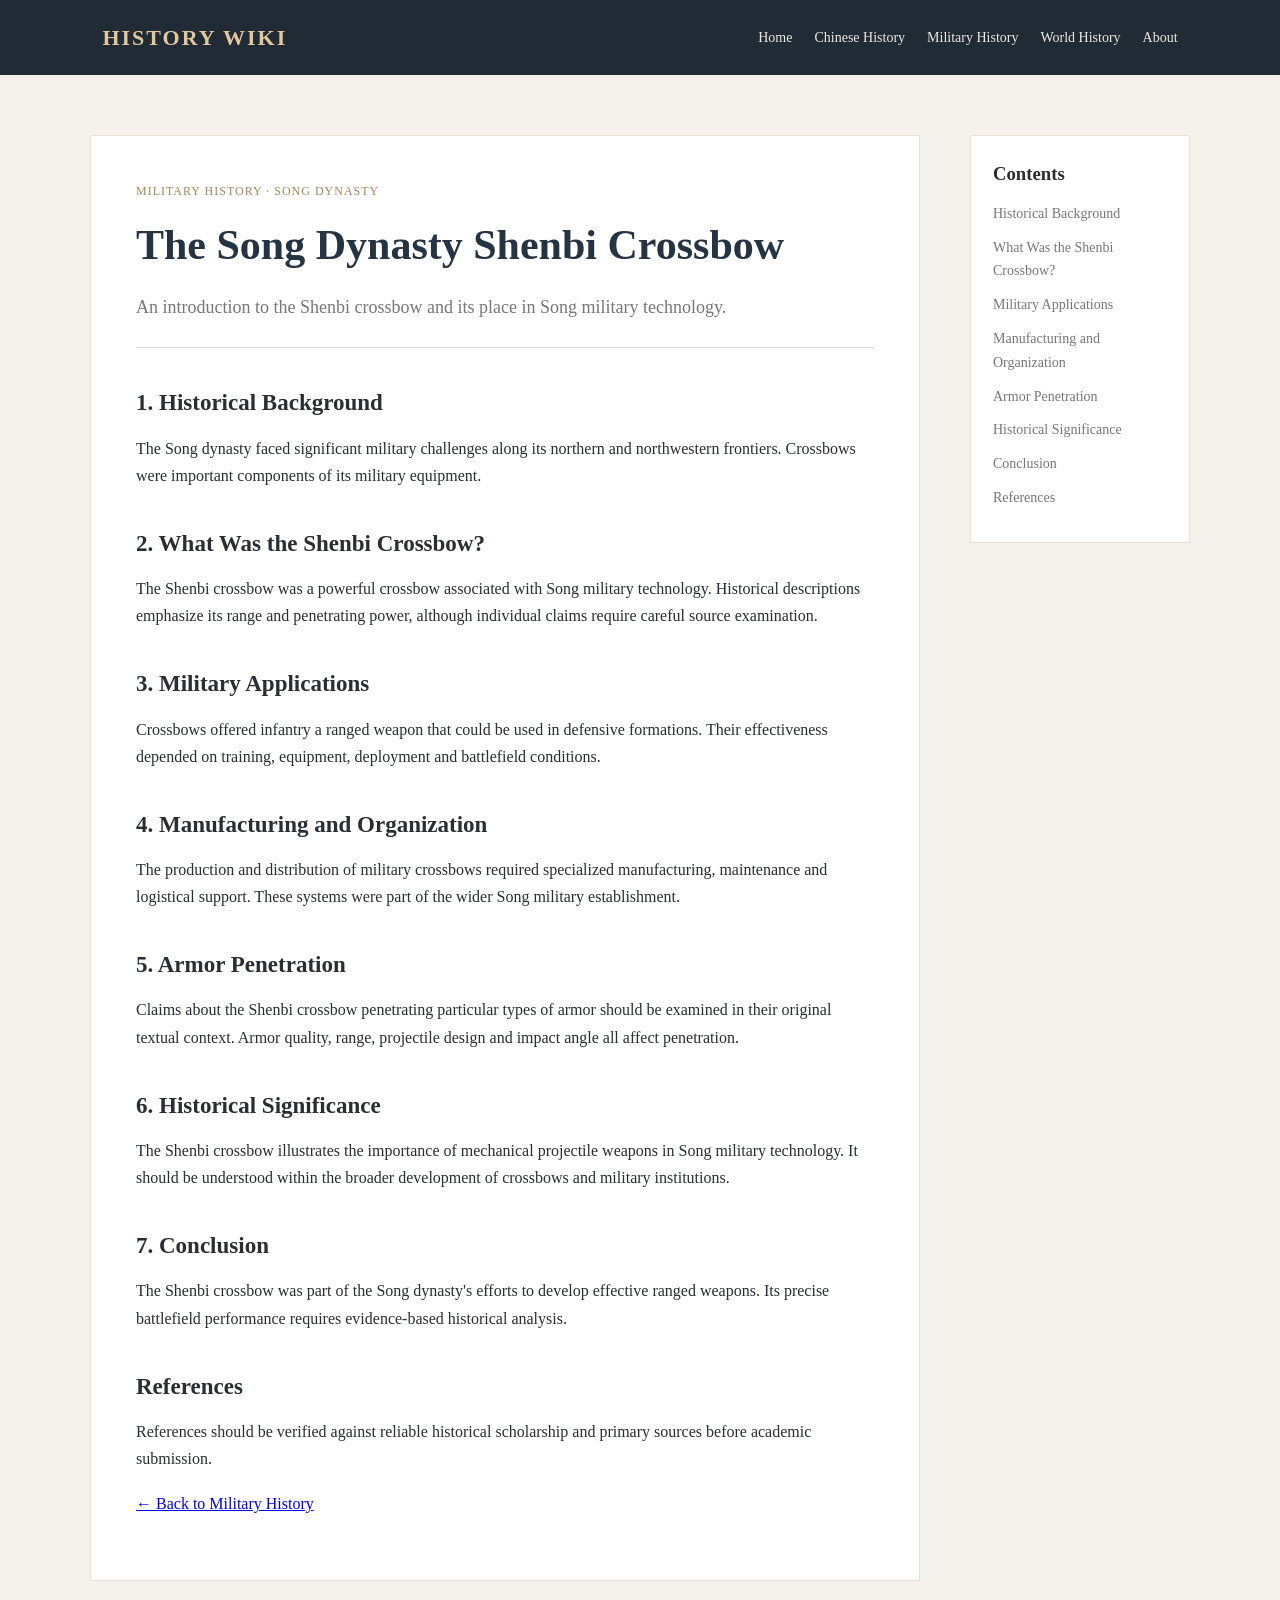
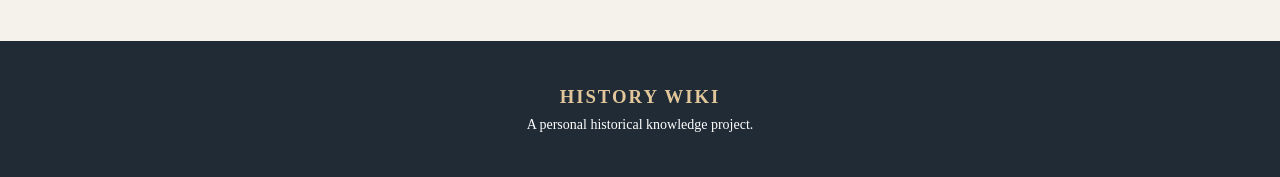
<file: articles/song-crossbow.html>
<!DOCTYPE html>
<html lang="en">
<head>
<meta charset="UTF-8">
<meta name="viewport" content="width=device-width, initial-scale=1.0">
<title>The Song Dynasty Shenbi Crossbow | History Wiki</title>
<link rel="stylesheet" href="../css/style.css">
</head>
<body>

<header class="header">
    <a href="../index.html" class="logo">HISTORY WIKI</a>
    <nav>
        <a href="../index.html">Home</a>
        <a href="../pages/chinese-history.html">Chinese History</a>
        <a href="../pages/military-history.html">Military History</a>
        <a href="../pages/world-history.html">World History</a>
        <a href="../pages/about.html">About</a>
    </nav>
</header>

<main class="container article-layout">

<article class="article-content">
    <p class="article-number">MILITARY HISTORY · SONG DYNASTY</p>
    <h1>The Song Dynasty Shenbi Crossbow</h1>
    <p class="article-intro">An introduction to the Shenbi crossbow and its place in Song military technology.</p>
    <hr>
    
        <h2 id="section-1">1. Historical Background</h2>
        <p>The Song dynasty faced significant military challenges along its northern and northwestern frontiers. Crossbows were important components of its military equipment.</p>
        
        <h2 id="section-2">2. What Was the Shenbi Crossbow?</h2>
        <p>The Shenbi crossbow was a powerful crossbow associated with Song military technology. Historical descriptions emphasize its range and penetrating power, although individual claims require careful source examination.</p>
        
        <h2 id="section-3">3. Military Applications</h2>
        <p>Crossbows offered infantry a ranged weapon that could be used in defensive formations. Their effectiveness depended on training, equipment, deployment and battlefield conditions.</p>
        
        <h2 id="section-4">4. Manufacturing and Organization</h2>
        <p>The production and distribution of military crossbows required specialized manufacturing, maintenance and logistical support. These systems were part of the wider Song military establishment.</p>
        
        <h2 id="section-5">5. Armor Penetration</h2>
        <p>Claims about the Shenbi crossbow penetrating particular types of armor should be examined in their original textual context. Armor quality, range, projectile design and impact angle all affect penetration.</p>
        
        <h2 id="section-6">6. Historical Significance</h2>
        <p>The Shenbi crossbow illustrates the importance of mechanical projectile weapons in Song military technology. It should be understood within the broader development of crossbows and military institutions.</p>
        
        <h2 id="section-7">7. Conclusion</h2>
        <p>The Shenbi crossbow was part of the Song dynasty's efforts to develop effective ranged weapons. Its precise battlefield performance requires evidence-based historical analysis.</p>
        

    <h2 id="references">References</h2>
    <p>References should be verified against reliable historical
    scholarship and primary sources before academic submission.</p>

    <p><a href="../pages/military-history.html">← Back to Military History</a></p>
</article>

<aside class="article-toc">
    <h3>Contents</h3>
    <a href="#section-1">Historical Background</a>
<a href="#section-2">What Was the Shenbi Crossbow?</a>
<a href="#section-3">Military Applications</a>
<a href="#section-4">Manufacturing and Organization</a>
<a href="#section-5">Armor Penetration</a>
<a href="#section-6">Historical Significance</a>
<a href="#section-7">Conclusion</a>

    <a href="#references">References</a>
</aside>

</main>

<footer>
    <h3>HISTORY WIKI</h3>
    <p>A personal historical knowledge project.</p>
</footer>

</body>
</html>
</file>
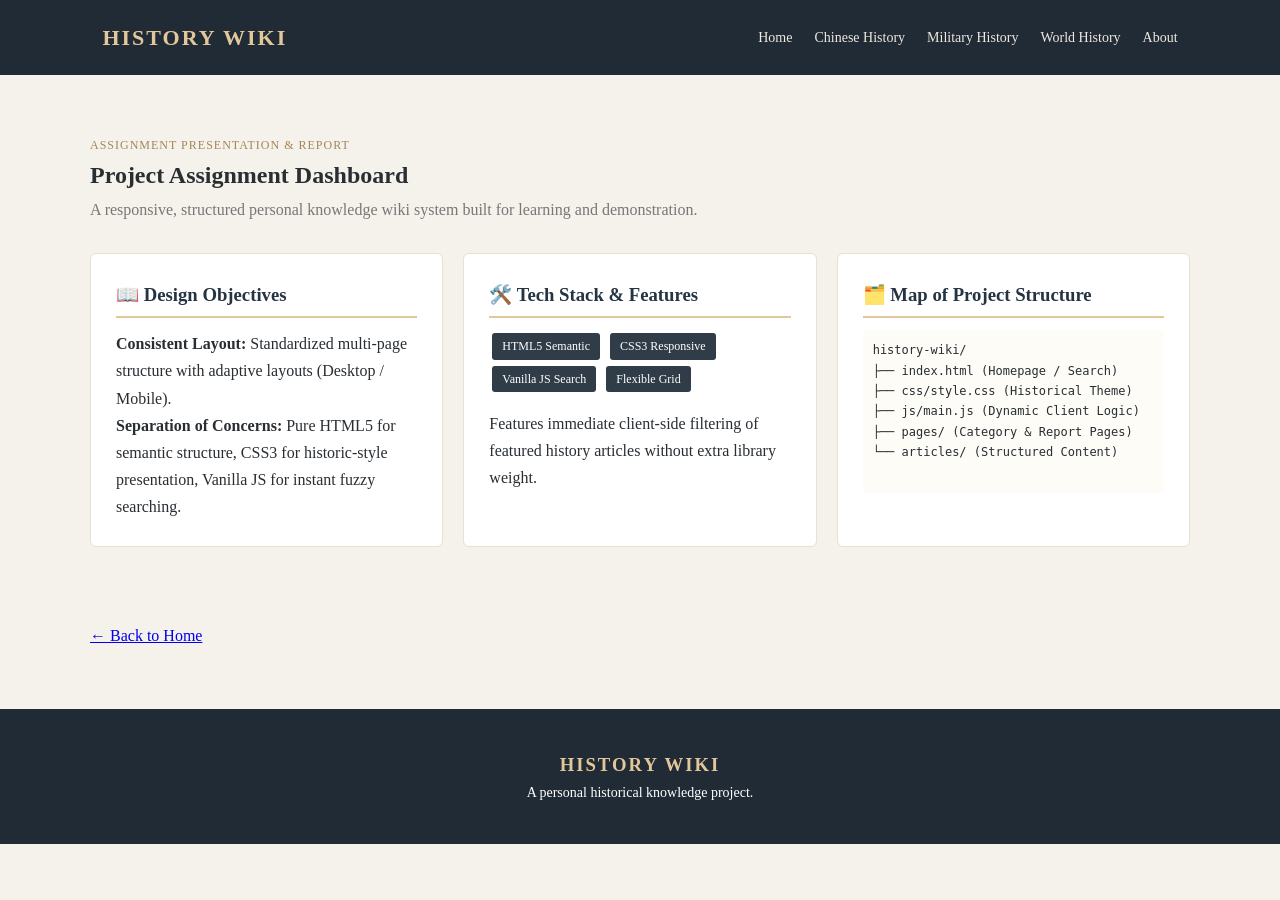
<file: pages/about.html>
<!DOCTYPE html>
<html lang="en">
<head>
<meta charset="UTF-8">
<meta name="viewport" content="width=device-width, initial-scale=1.0">
<title>About This Project | History Wiki</title>
<link rel="stylesheet" href="../css/style.css">
<style>
    .dashboard-grid { display: grid; grid-template-columns: repeat(auto-fit, minmax(300px, 1fr)); gap: 20px; margin-top: 30px; }
    .dash-card { background: white; padding: 25px; border: 1px solid #e6e0d5; border-radius: 6px; }
    .dash-card h3 { color: #253442; margin-bottom: 12px; border-bottom: 2px solid #e2c79a; padding-bottom: 5px; }
    .tech-badge { display: inline-block; background: #303d49; color: white; padding: 3px 10px; font-size: 12px; border-radius: 3px; margin: 3px; }
</style>
</head>
<body>

<header class="header">
    <a href="../index.html" class="logo">HISTORY WIKI</a>
    <nav>
        <a href="../index.html">Home</a>
        <a href="chinese-history.html">Chinese History</a>
        <a href="military-history.html">Military History</a>
        <a href="world-history.html">World History</a>
        <a href="about.html">About</a>
    </nav>
</header>

<main class="container">
    <section class="section">
        <p class="article-number">ASSIGNMENT PRESENTATION & REPORT</p>
        <h1>Project Assignment Dashboard</h1>
        <p class="section-desc">A responsive, structured personal knowledge wiki system built for learning and demonstration.</p>
        
        <div class="dashboard-grid">
            <div class="dash-card">
                <h3>📖 Design Objectives</h3>
                <p><strong>Consistent Layout:</strong> Standardized multi-page structure with adaptive layouts (Desktop / Mobile).</p>
                <p><strong>Separation of Concerns:</strong> Pure HTML5 for semantic structure, CSS3 for historic-style presentation, Vanilla JS for instant fuzzy searching.</p>
            </div>
            <div class="dash-card">
                <h3>🛠️ Tech Stack & Features</h3>
                <div>
                    <span class="tech-badge">HTML5 Semantic</span>
                    <span class="tech-badge">CSS3 Responsive</span>
                    <span class="tech-badge">Vanilla JS Search</span>
                    <span class="tech-badge">Flexible Grid</span>
                </div>
                <p style="margin-top: 15px;">Features immediate client-side filtering of featured history articles without extra library weight.</p>
            </div>
            <div class="dash-card">
                <h3>🗂️ Map of Project Structure</h3>
                <pre style="background: #fdfcf7; padding: 10px; font-size: 12px; border-radius: 4px; overflow-x: auto;">
history-wiki/
├── index.html (Homepage / Search)
├── css/style.css (Historical Theme)
├── js/main.js (Dynamic Client Logic)
├── pages/ (Category &amp; Report Pages)
└── articles/ (Structured Content)
                </pre>
            </div>
        </div>
    </section>
    <p><a href="../index.html">← Back to Home</a></p>
</main>

<footer>
    <h3>HISTORY WIKI</h3>
    <p>A personal historical knowledge project.</p>
</footer>

</body>
</html>
</file>
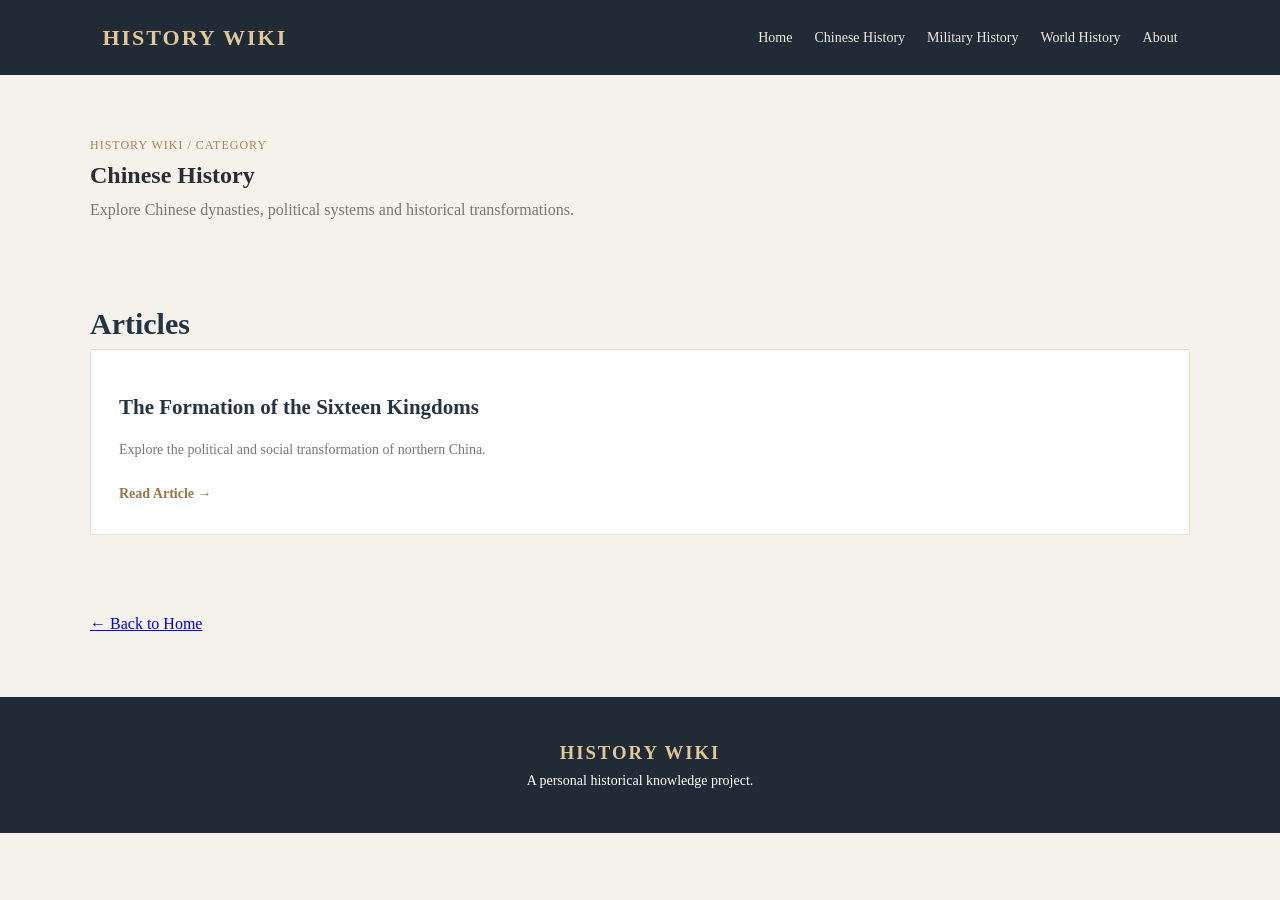
<file: pages/chinese-history.html>
<!DOCTYPE html>
<html lang="en">
<head>
<meta charset="UTF-8">
<meta name="viewport" content="width=device-width, initial-scale=1.0">
<title>Chinese History | History Wiki</title>
<link rel="stylesheet" href="../css/style.css">
</head>
<body>

<header class="header">
    <a href="../index.html" class="logo">HISTORY WIKI</a>
    <nav>
        <a href="../index.html">Home</a>
        <a href="chinese-history.html">Chinese History</a>
        <a href="military-history.html">Military History</a>
        <a href="world-history.html">World History</a>
        <a href="about.html">About</a>
    </nav>
</header>

<main class="container">
    <section class="section">
        <p class="article-number">HISTORY WIKI / CATEGORY</p>
        <h1>Chinese History</h1>
        <p class="section-desc">Explore Chinese dynasties, political systems and historical transformations.</p>
    </section>

    <section class="section">
        <h2>Articles</h2>
        <div class="article-grid">
            
        <a class="article-card" href="../articles/five-barbarians.html">
            <h3>The Formation of the Sixteen Kingdoms</h3>
            <p>Explore the political and social transformation of northern China.</p>
            <span class="read-more">Read Article →</span>
        </a>
        
        </div>
    </section>

    <p><a href="../index.html">← Back to Home</a></p>
</main>

<footer>
    <h3>HISTORY WIKI</h3>
    <p>A personal historical knowledge project.</p>
</footer>

</body>
</html>
</file>
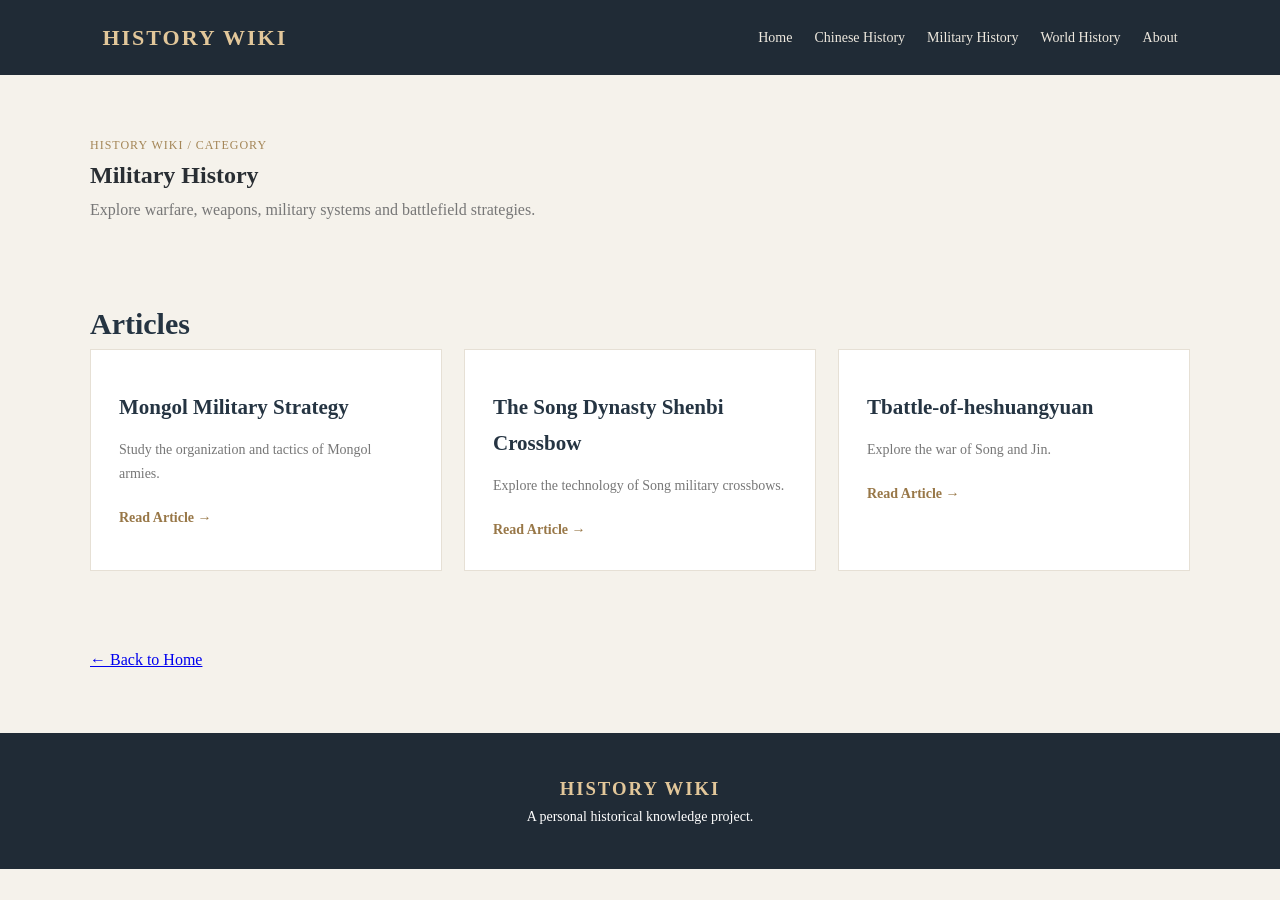
<file: pages/military-history.html>
<!DOCTYPE html>
<html lang="en">
<head>
<meta charset="UTF-8">
<meta name="viewport" content="width=device-width, initial-scale=1.0">
<title>Military History | History Wiki</title>
<link rel="stylesheet" href="../css/style.css">
</head>
<body>

<header class="header">
    <a href="../index.html" class="logo">HISTORY WIKI</a>
    <nav>
        <a href="../index.html">Home</a>
        <a href="chinese-history.html">Chinese History</a>
        <a href="military-history.html">Military History</a>
        <a href="world-history.html">World History</a>
        <a href="about.html">About</a>
    </nav>
</header>

<main class="container">
    <section class="section">
        <p class="article-number">HISTORY WIKI / CATEGORY</p>
        <h1>Military History</h1>
        <p class="section-desc">Explore warfare, weapons, military systems and battlefield strategies.</p>
    </section>

    <section class="section">
        <h2>Articles</h2>
        <div class="article-grid">
            
        <a class="article-card" href="../articles/mongol-military.html">
            <h3>Mongol Military Strategy</h3>
            <p>Study the organization and tactics of Mongol armies.</p>
            <span class="read-more">Read Article →</span>
        </a>
        
        <a class="article-card" href="../articles/song-crossbow.html">
            <h3>The Song Dynasty Shenbi Crossbow</h3>
            <p>Explore the technology of Song military crossbows.</p>
            <span class="read-more">Read Article →</span>
        </a>

        <a class="article-card" href="../articles/battle-of-heshuangyuan-1131.html">
            <h3>Tbattle-of-heshuangyuan</h3>
            <p>Explore the war of Song and Jin.</p>
            <span class="read-more">Read Article →</span>
        </a>
        
        </div>
    </section>

    <p><a href="../index.html">← Back to Home</a></p>
</main>

<footer>
    <h3>HISTORY WIKI</h3>
    <p>A personal historical knowledge project.</p>
</footer>

</body>
</html>
</file>
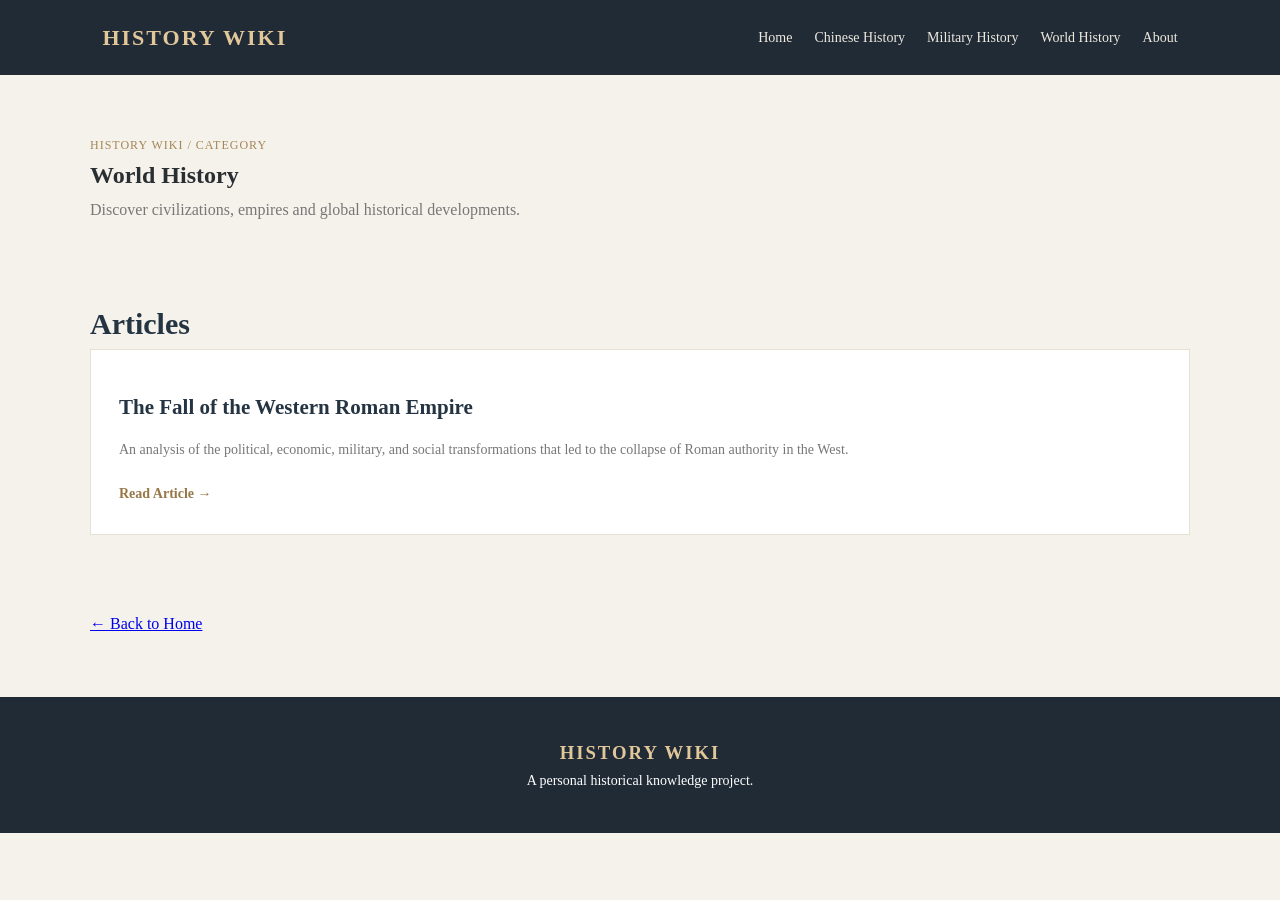
<file: pages/world-history.html>
<!DOCTYPE html>
<html lang="en">
<head>
<meta charset="UTF-8">
<meta name="viewport" content="width=device-width, initial-scale=1.0">
<title>World History | History Wiki</title>
<link rel="stylesheet" href="../css/style.css">
</head>
<body>

<header class="header">
    <a href="../index.html" class="logo">HISTORY WIKI</a>
    <nav>
        <a href="../index.html">Home</a>
        <a href="chinese-history.html">Chinese History</a>
        <a href="military-history.html">Military History</a>
        <a href="world-history.html">World History</a>
        <a href="about.html">About</a>
    </nav>
</header>

<main class="container">
    <section class="section">
        <p class="article-number">HISTORY WIKI / CATEGORY</p>
        <h1>World History</h1>
        <p class="section-desc">Discover civilizations, empires and global historical developments.</p>
    </section>

    <section class="section">
        <h2>Articles</h2>
        <div class="article-grid">
            <a class="article-card" href="../articles/roman-fall.html">
                <h3>The Fall of the Western Roman Empire</h3>
                <p>An analysis of the political, economic, military, and social transformations that led to the collapse of Roman authority in the West.</p>
                <span class="read-more">Read Article →</span>
            </a>
        </div>
    </section>

    <p><a href="../index.html">← Back to Home</a></p>
</main>

<footer>
    <h3>HISTORY WIKI</h3>
    <p>A personal historical knowledge project.</p>
</footer>

</body>
</html>
</file>
<file: css/style.css>
* {
    margin: 0;
    padding: 0;
    box-sizing: border-box;
}

html { scroll-behavior: smooth; }

body {
    font-family: Georgia, "Times New Roman", serif;
    background: #f5f2eb;
    color: #292e33;
    line-height: 1.7;
}

.header {
    background: #202b36;
    color: white;
    min-height: 75px;
    padding: 18px 8%;
    display: flex;
    justify-content: space-between;
    align-items: center;
    flex-wrap: wrap;
    gap: 15px;
}

.logo {
    color: #e2c79a;
    font-size: 22px;
    font-weight: bold;
    letter-spacing: 2px;
    text-decoration: none;
}

nav {
    display: flex;
    flex-wrap: wrap;
    gap: 22px;
}

nav a {
    color: #eee9df;
    text-decoration: none;
    font-size: 14px;
}

nav a:hover { color: #e2c79a; }

.hero {
    background: #303d49;
    color: white;
    text-align: center;
    padding: 105px 20px;
}

.eyebrow {
    color: #e2c79a;
    letter-spacing: 3px;
    font-size: 12px;
    margin-bottom: 20px;
}

.hero h1 {
    font-size: clamp(36px, 6vw, 62px);
    line-height: 1.2;
    margin-bottom: 20px;
}

.hero > p:not(.eyebrow) {
    max-width: 600px;
    margin: auto;
    color: #d4d8dc;
}

.hero-button {
    display: inline-block;
    margin-top: 30px;
    background: #d5b783;
    color: #202b36;
    padding: 12px 25px;
    text-decoration: none;
    font-weight: bold;
}

.container {
    max-width: 1150px;
    margin: auto;
    padding: 60px 25px;
}

.section { margin-bottom: 75px; }

.section h2 {
    font-size: 30px;
    color: #253442;
}

.section-desc {
    color: #777;
    margin-bottom: 25px;
}

.category-grid, .article-grid {
    display: grid;
    grid-template-columns: repeat(auto-fit, minmax(240px, 1fr));
    gap: 22px;
}

.category-card, .article-card {
    display: block;
    background: white;
    padding: 28px;
    border: 1px solid #e6e0d5;
    text-decoration: none;
    color: inherit;
    transition: transform 0.2s, box-shadow 0.2s;
}

.category-card:hover, .article-card:hover {
    transform: translateY(-4px);
    box-shadow: 0 8px 25px #00000012;
}

.category-card span, .article-number {
    color: #a48657;
    font-size: 12px;
    letter-spacing: 1px;
}

.category-card h3, .article-card h3 {
    margin: 12px 0;
    color: #253442;
    font-size: 21px;
}

.category-card p, .article-card p {
    color: #777;
    font-size: 14px;
}

.section-heading {
    display: flex;
    justify-content: space-between;
    align-items: center;
    flex-wrap: wrap;
    gap: 15px;
}

#searchInput {
    padding: 12px;
    border: 1px solid #ccc;
    background: white;
    font-size: 14px;
    border-radius: 3px;
}

.read-more {
    display: inline-block;
    margin-top: 20px;
    color: #987747;
    font-size: 14px;
    font-weight: bold;
}

footer {
    background: #202b36;
    color: white;
    text-align: center;
    padding: 40px 20px;
}

footer h3 {
    color: #e2c79a;
    letter-spacing: 2px;
}

footer p { font-size: 14px; }

.copyright {
    color: #aaa;
    margin-top: 15px;
}

@media (max-width: 650px) {
    .header { justify-content: center; }
    nav { justify-content: center; gap: 12px; }
    .hero { padding: 75px 20px; }
    .section h2 { font-size: 25px; }
    .section-heading { align-items: stretch; }
    #searchInput { width: 100%; }
}


.article-layout {
    display: grid;
    grid-template-columns: minmax(0, 1fr) 220px;
    gap: 50px;
    align-items: start;
}

.article-content {
    background: white;
    padding: 45px;
    border: 1px solid #e6e0d5;
}

.article-content h1 {
    font-size: clamp(30px, 4vw, 42px);
    color: #253442;
    line-height: 1.25;
    margin: 15px 0;
}

.article-intro {
    color: #777;
    font-size: 18px;
    margin: 20px 0;
}

.article-content h2 {
    font-size: 23px;
    margin: 35px 0 12px;
}

.article-content p {
    margin-bottom: 18px;
}

.article-content hr {
    border: 0;
    border-top: 1px solid #ddd;
    margin: 25px 0;
}

.article-toc {
    position: sticky;
    top: 20px;
    background: white;
    padding: 22px;
    border: 1px solid #e6e0d5;
}

.article-toc h3 {
    margin-bottom: 12px;
}

.article-toc a {
    display: block;
    color: #777;
    text-decoration: none;
    font-size: 14px;
    margin: 10px 0;
}

.article-toc a:hover {
    color: #987747;
}

@media (max-width: 800px) {
    .article-layout {
        grid-template-columns: 1fr;
    }

    .article-content {
        padding: 25px;
    }

    .article-toc {
        position: static;
        grid-row: 1;
    }
}
</file>
